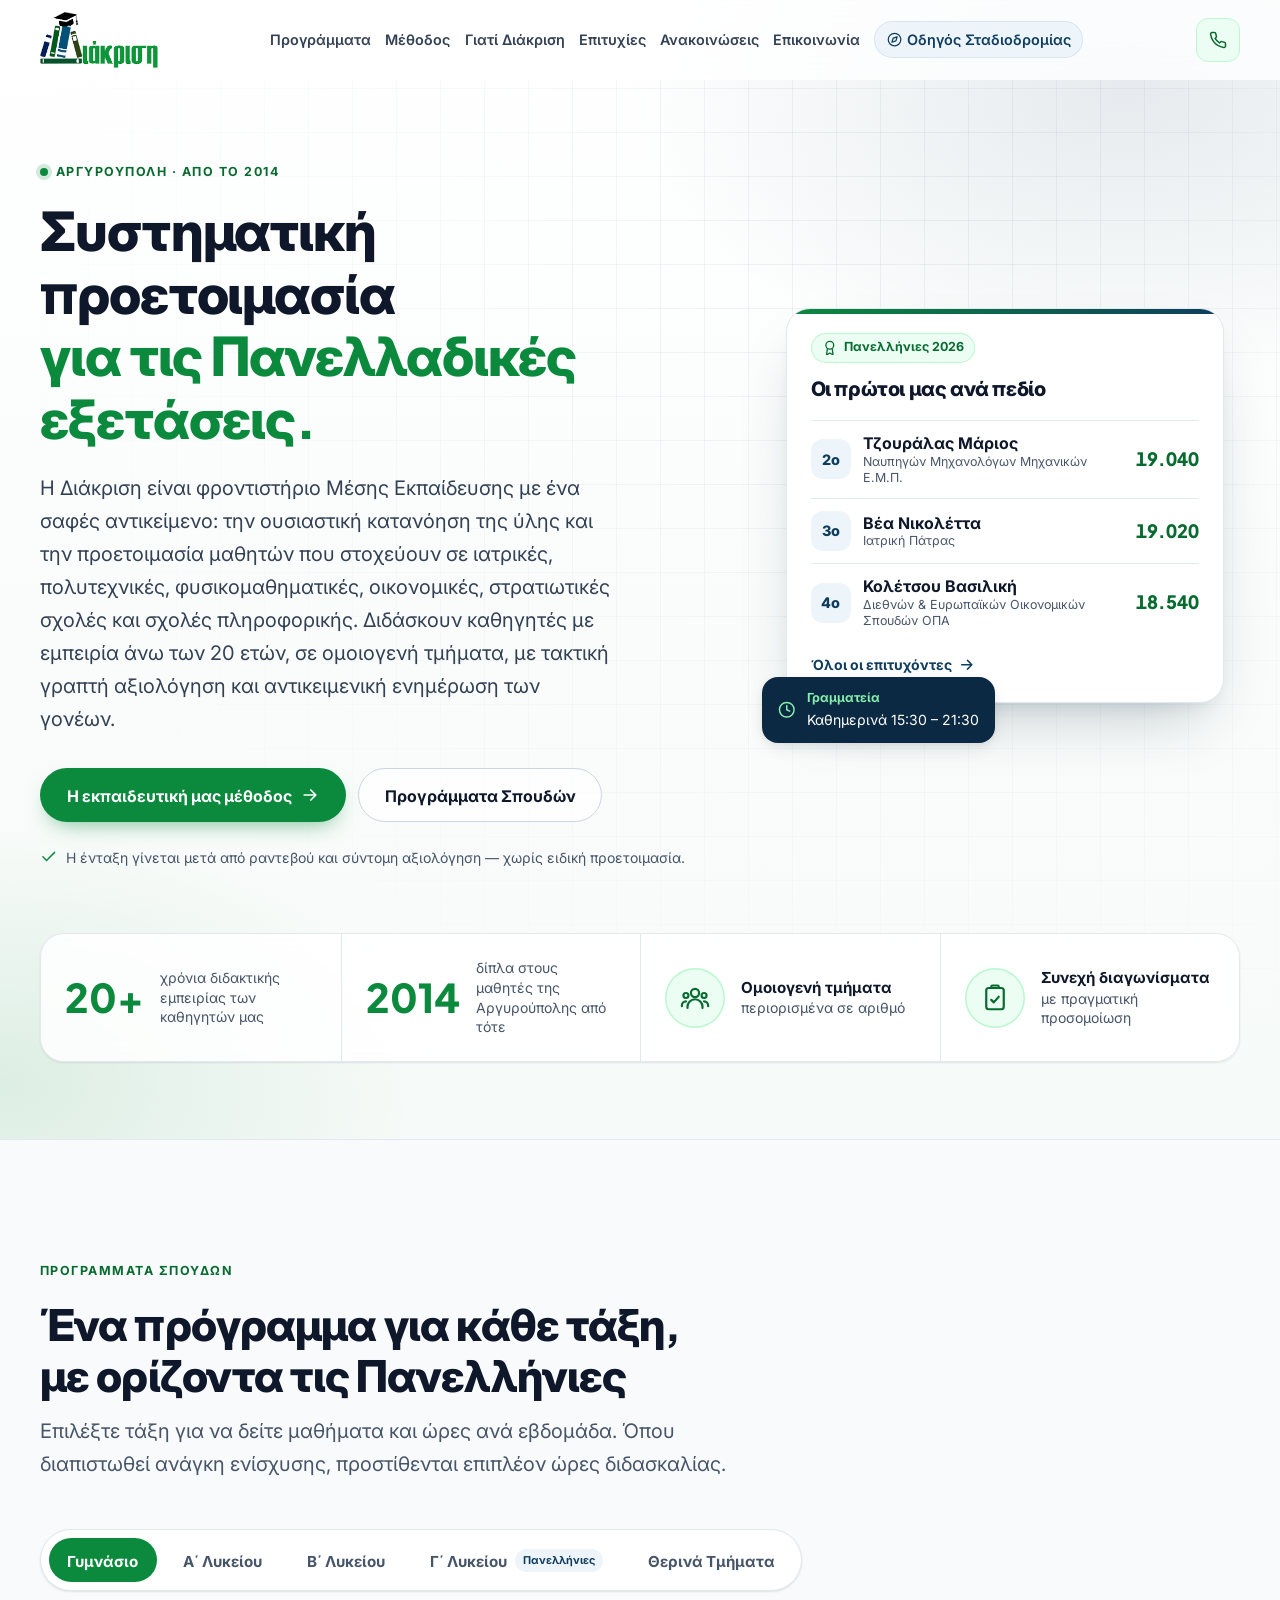
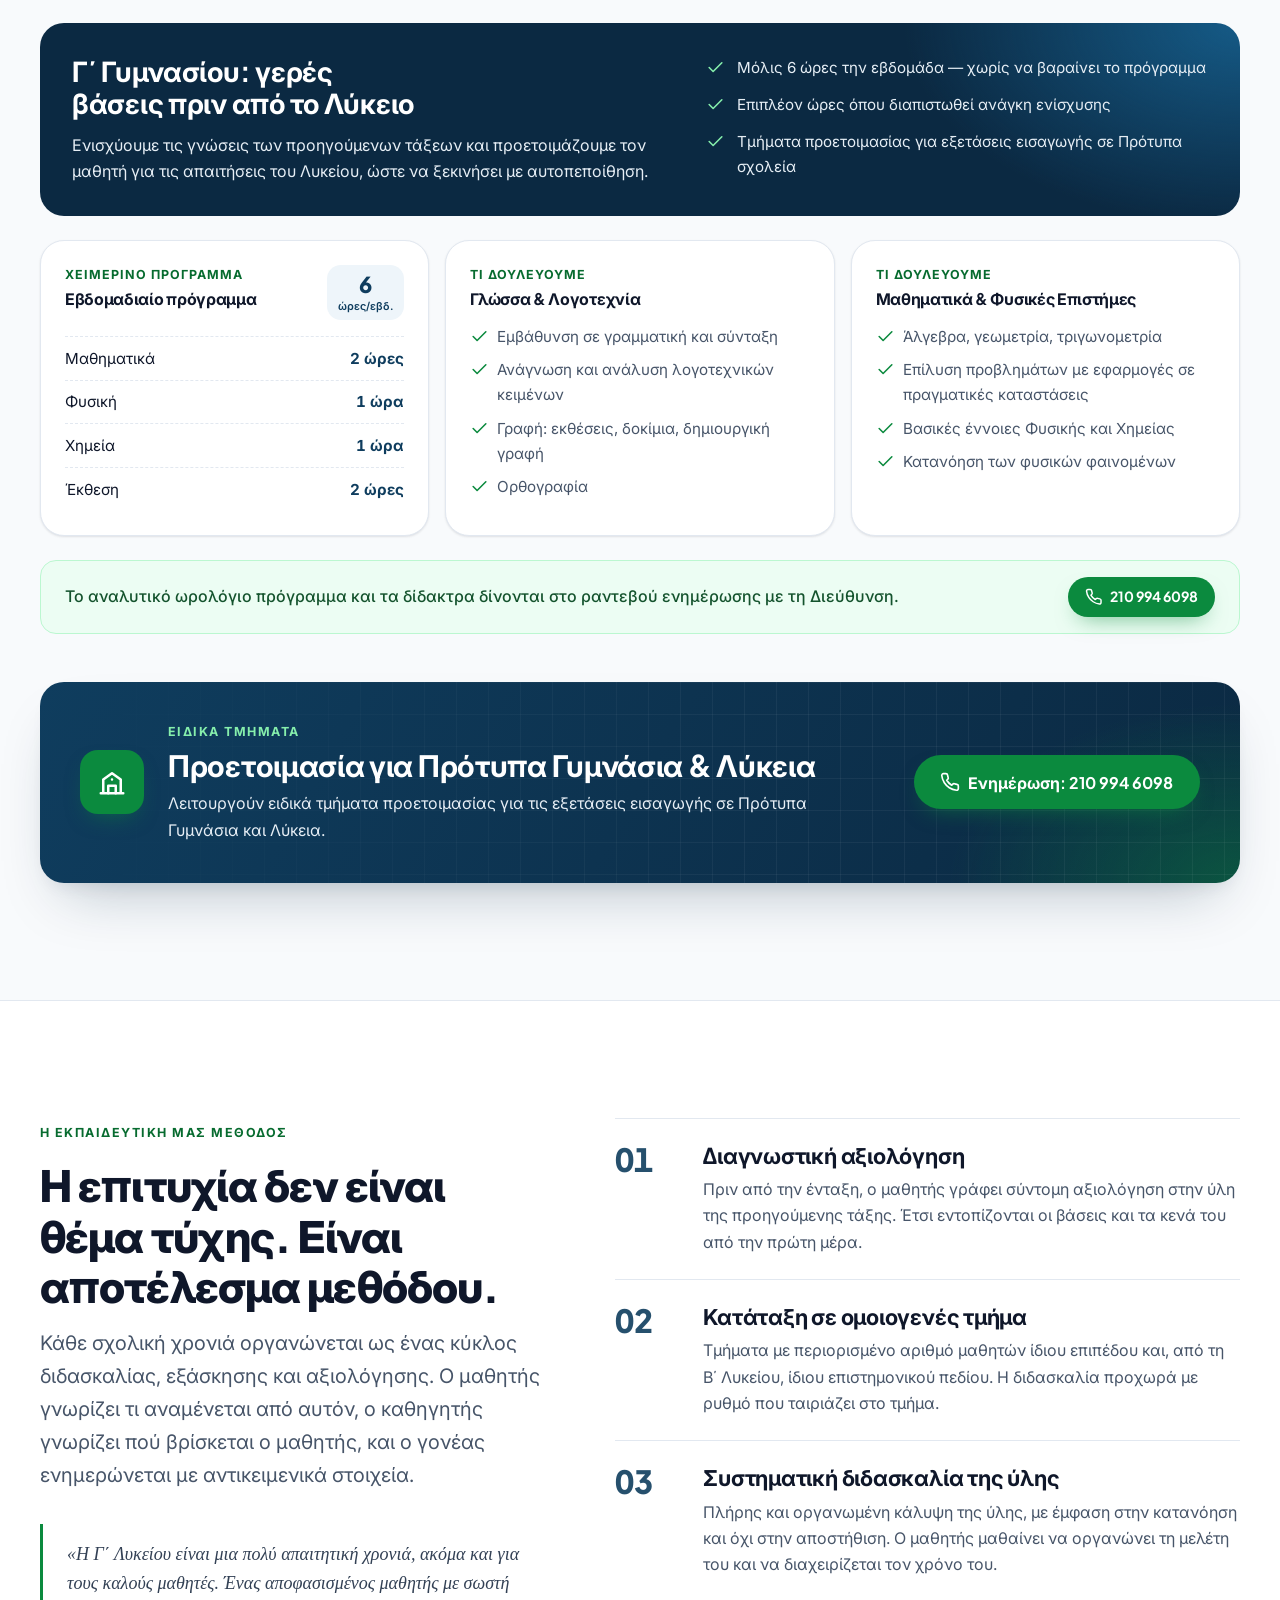
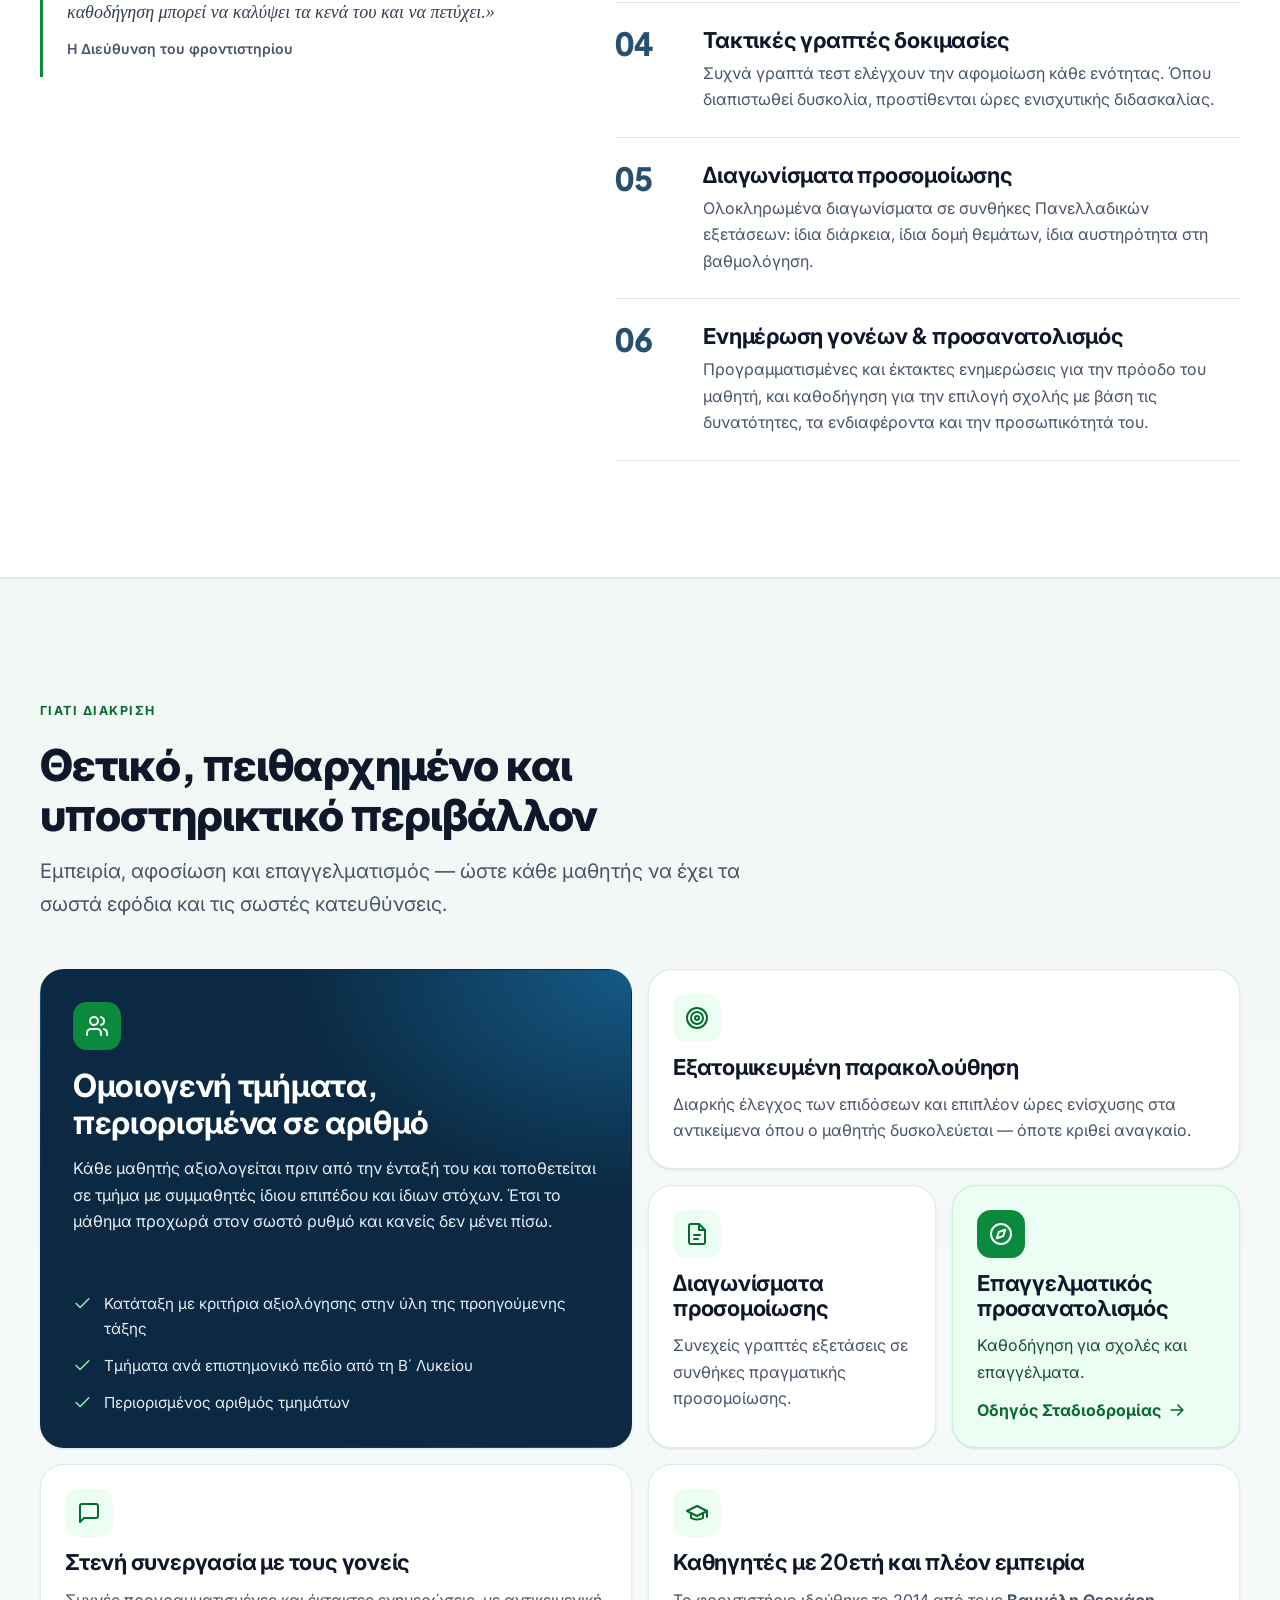
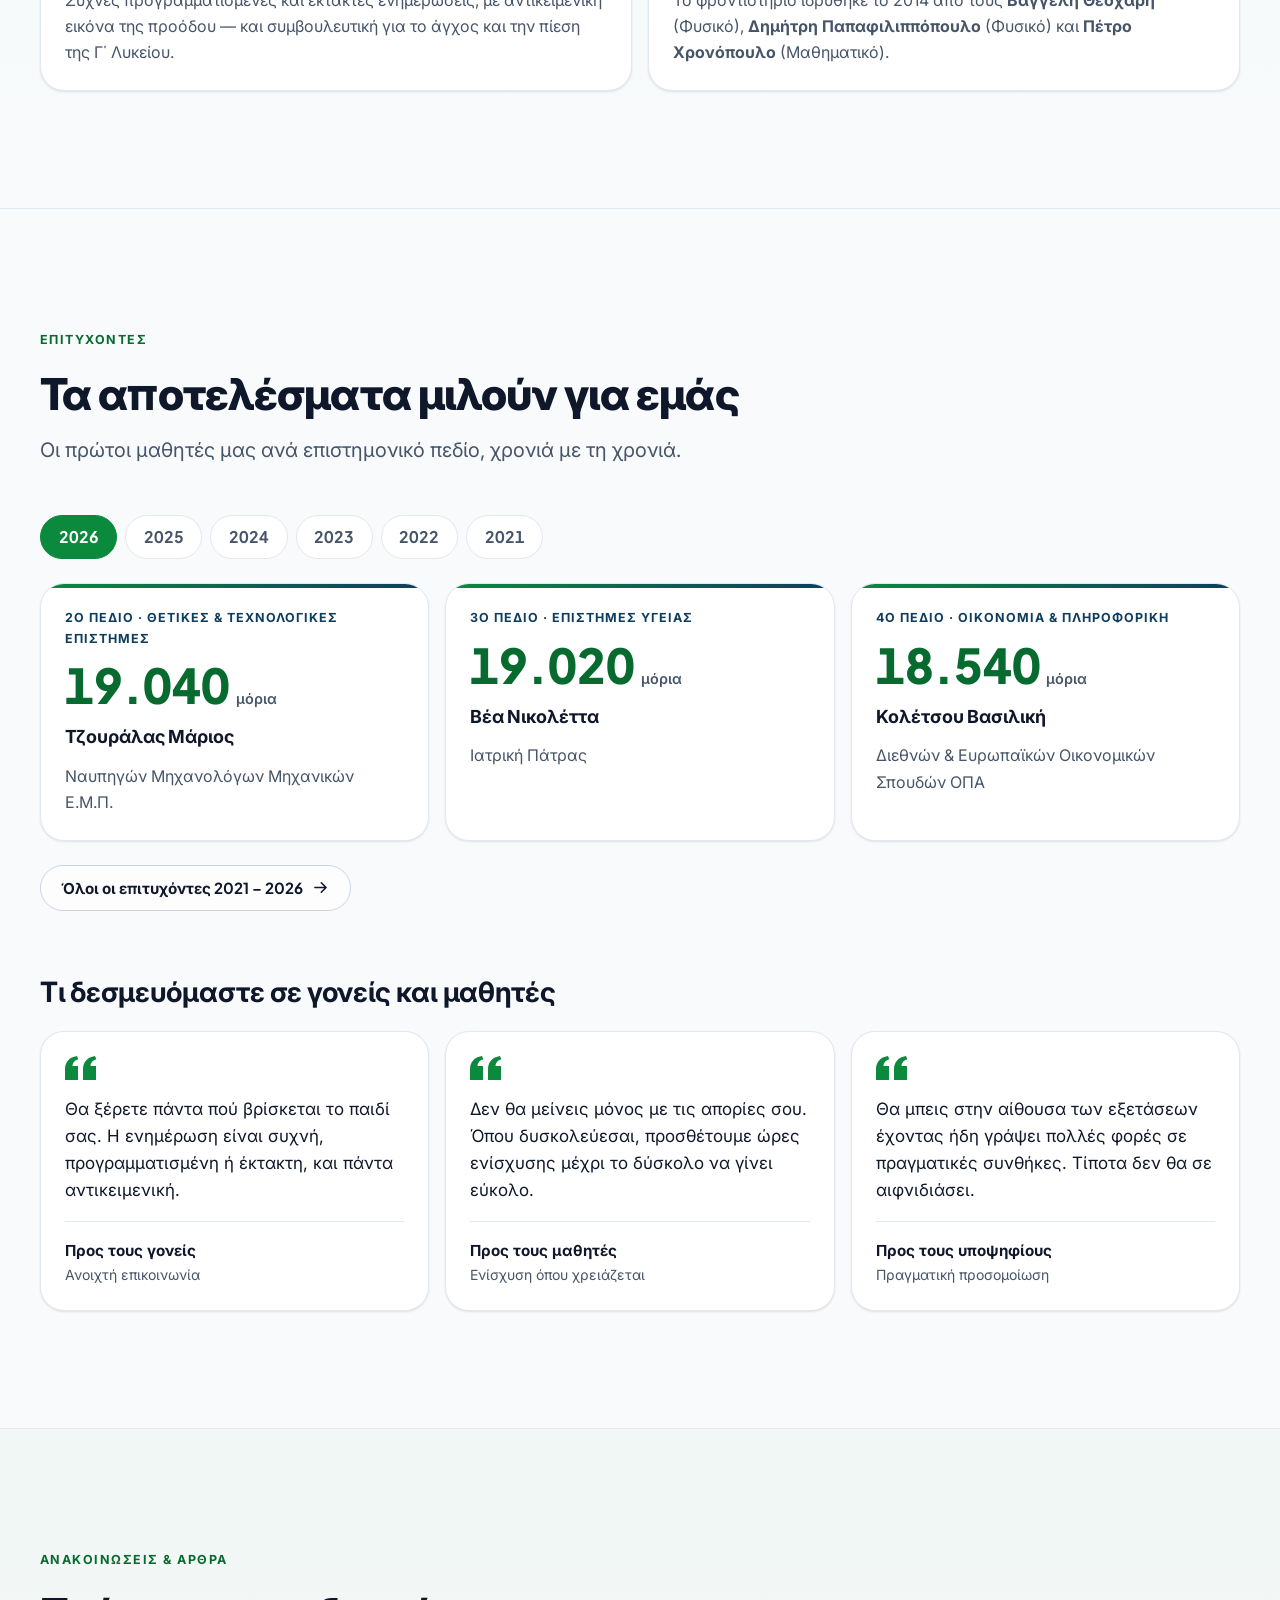
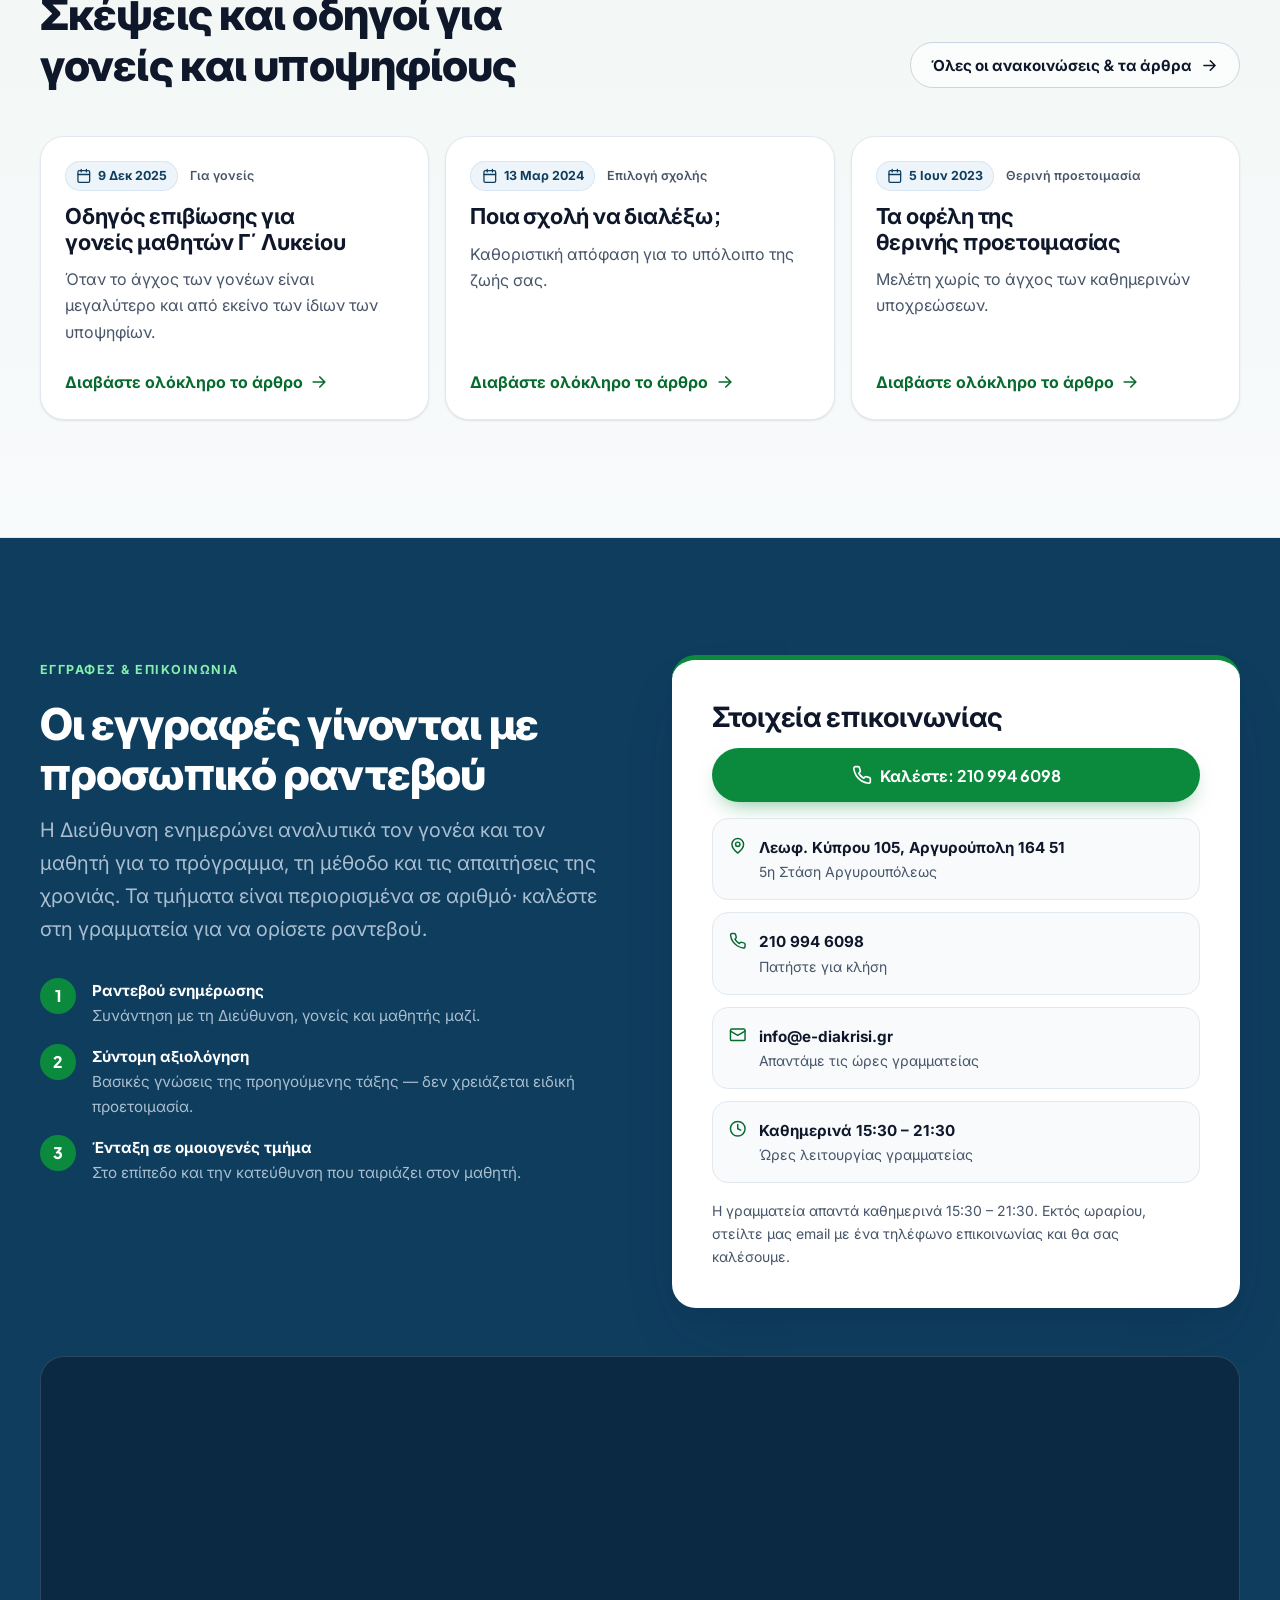
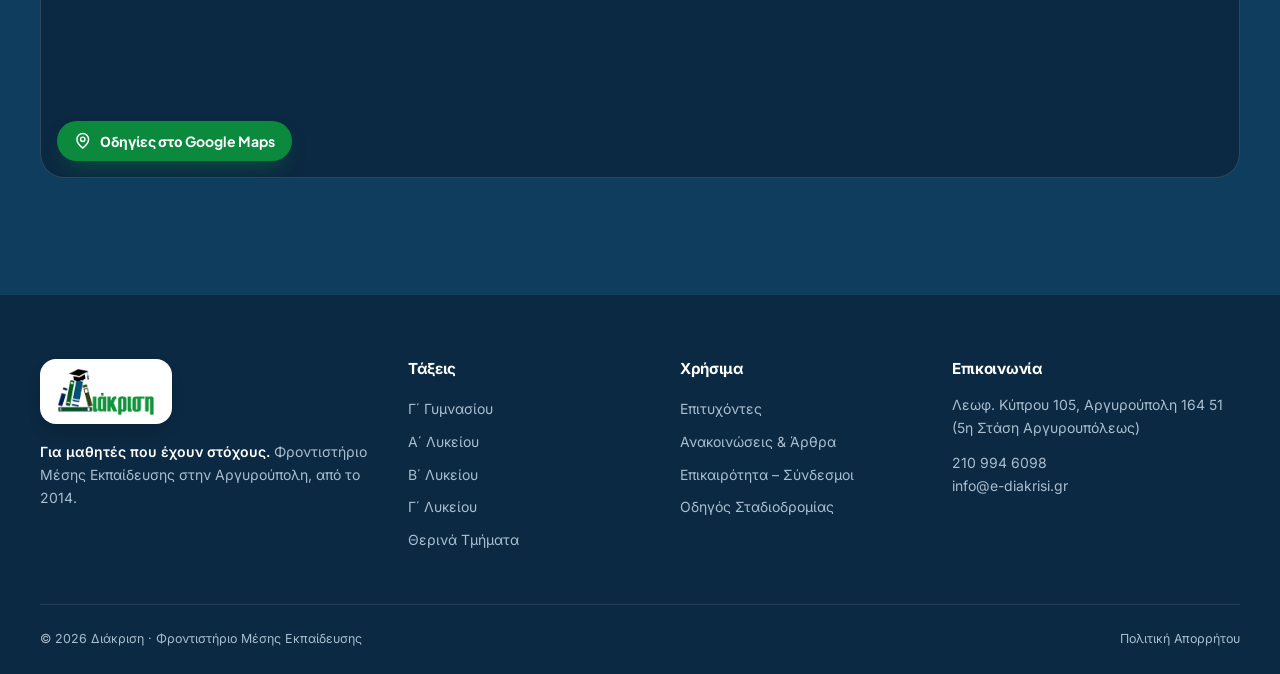
<file: index.html>
<!DOCTYPE html>
<html lang="el">
<head>
  <meta charset="UTF-8">
  <meta name="viewport" content="width=device-width, initial-scale=1">
  <title>Διάκριση · Φροντιστήριο Μέσης Εκπαίδευσης στην Αργυρούπολη</title>
  <meta name="description" content="Φροντιστήριο Διάκριση στην Αργυρούπολη: Γ΄ Γυμνασίου, Α΄, Β΄ και Γ΄ Λυκείου, θερινή προετοιμασία. Ομοιογενή τμήματα, διαγωνίσματα προσομοίωσης, συνεχής ενημέρωση γονέων. Τηλ. 210 994 6098.">
  <meta name="theme-color" content="#0B8A3E">
  <link rel="icon" type="image/png" href="images/logo.png">

  <!-- Google Fonts: η Inter καλύπτει τα ελληνικά, η Plus Jakarta Sans τα λατινικά/αριθμούς των τίτλων -->
  <link rel="preconnect" href="https://fonts.googleapis.com">
  <link rel="preconnect" href="https://fonts.gstatic.com" crossorigin>
  <link href="https://fonts.googleapis.com/css2?family=Inter:wght@400;500;600;700;800&family=Plus+Jakarta+Sans:wght@500;600;700;800&display=swap" rel="stylesheet">

  <link rel="stylesheet" href="styles.css?v=7">
</head>
<body>

<!-- =========================================================
     SVG SPRITE — όλα τα εικονίδια inline, χωρίς εξωτερικά icon fonts
     ========================================================= -->
<svg xmlns="http://www.w3.org/2000/svg" class="sprite" aria-hidden="true" focusable="false">
  <symbol id="i-phone" viewBox="0 0 24 24"><path d="M22 16.92v3a2 2 0 0 1-2.18 2 19.8 19.8 0 0 1-8.63-3.07 19.5 19.5 0 0 1-6-6A19.8 19.8 0 0 1 2.12 4.18 2 2 0 0 1 4.11 2h3a2 2 0 0 1 2 1.72c.13.96.36 1.9.7 2.81a2 2 0 0 1-.45 2.11L8.09 9.91a16 16 0 0 0 6 6l1.27-1.27a2 2 0 0 1 2.11-.45c.91.34 1.85.57 2.81.7A2 2 0 0 1 22 16.92z"/></symbol>
  <symbol id="i-menu" viewBox="0 0 24 24"><path d="M4 6h16M4 12h16M4 18h16"/></symbol>
  <symbol id="i-close" viewBox="0 0 24 24"><path d="M18 6 6 18M6 6l12 12"/></symbol>
  <symbol id="i-arrow" viewBox="0 0 24 24"><path d="M5 12h14M13 6l6 6-6 6"/></symbol>
  <symbol id="i-check" viewBox="0 0 24 24"><path d="M20 6 9 17l-5-5"/></symbol>
  <symbol id="i-users" viewBox="0 0 24 24"><path d="M16 21v-2a4 4 0 0 0-4-4H6a4 4 0 0 0-4 4v2"/><circle cx="9" cy="7" r="4"/><path d="M22 21v-2a4 4 0 0 0-3-3.87M16 3.13a4 4 0 0 1 0 7.75"/></symbol>
  <symbol id="i-target" viewBox="0 0 24 24"><circle cx="12" cy="12" r="10"/><circle cx="12" cy="12" r="6"/><circle cx="12" cy="12" r="2"/></symbol>
  <symbol id="i-chart" viewBox="0 0 24 24"><path d="M3 3v18h18"/><path d="m7 15 4-4 3 3 5-6"/></symbol>
  <symbol id="i-compass" viewBox="0 0 24 24"><circle cx="12" cy="12" r="10"/><path d="m16.24 7.76-2.12 6.36-6.36 2.12 2.12-6.36z"/></symbol>
  <symbol id="i-chat" viewBox="0 0 24 24"><path d="M21 15a2 2 0 0 1-2 2H7l-4 4V5a2 2 0 0 1 2-2h14a2 2 0 0 1 2 2z"/></symbol>
  <symbol id="i-cap" viewBox="0 0 24 24"><path d="M22 10 12 5 2 10l10 5 10-5z"/><path d="M6 12v5c3 2 9 2 12 0v-5M22 10v6"/></symbol>
  <symbol id="i-pin" viewBox="0 0 24 24"><path d="M20 10c0 6-8 12-8 12s-8-6-8-12a8 8 0 0 1 16 0z"/><circle cx="12" cy="10" r="3"/></symbol>
  <symbol id="i-clock" viewBox="0 0 24 24"><circle cx="12" cy="12" r="10"/><path d="M12 6v6l4 2"/></symbol>
  <symbol id="i-mail" viewBox="0 0 24 24"><rect x="2" y="4" width="20" height="16" rx="2"/><path d="m22 7-10 6L2 7"/></symbol>
  <symbol id="i-exam" viewBox="0 0 24 24"><path d="M14 2H6a2 2 0 0 0-2 2v16a2 2 0 0 0 2 2h12a2 2 0 0 0 2-2V8z"/><path d="M14 2v6h6M9 13h6M9 17h4"/></symbol>
  <symbol id="i-award" viewBox="0 0 24 24"><circle cx="12" cy="8" r="6"/><path d="M8.21 13.89 7 23l5-3 5 3-1.21-9.12"/></symbol>
  <symbol id="i-calendar" viewBox="0 0 24 24"><rect x="3" y="4" width="18" height="18" rx="2"/><path d="M16 2v4M8 2v4M3 10h18"/></symbol>
  <symbol id="i-external" viewBox="0 0 24 24"><path d="M15 3h6v6M10 14 21 3M18 13v6a2 2 0 0 1-2 2H5a2 2 0 0 1-2-2V8a2 2 0 0 1 2-2h6"/></symbol>
  <symbol id="i-school" viewBox="0 0 24 24"><path d="M3 21h18M5 21V10l7-5 7 5v11"/><path d="M9 21v-6h6v6M12 10h.01"/></symbol>
  <symbol id="i-news" viewBox="0 0 24 24"><path d="M4 22h14a2 2 0 0 0 2-2V4a2 2 0 0 0-2-2H8a2 2 0 0 0-2 2v16a2 2 0 0 1-2 2zm0 0a2 2 0 0 1-2-2v-9c0-1.1.9-2 2-2h2"/><path d="M18 14h-8M15 18h-5M10 6h8v4h-8z"/></symbol>
  <symbol id="i-group" viewBox="0 0 24 24"><circle cx="12" cy="8" r="3.25"/><path d="M6 20v-1a6 6 0 0 1 12 0v1"/><circle cx="4.75" cy="10" r="2"/><path d="M1.5 18.5v-.5a3.25 3.25 0 0 1 3.25-3.25"/><circle cx="19.25" cy="10" r="2"/><path d="M22.5 18.5v-.5a3.25 3.25 0 0 0-3.25-3.25"/></symbol>
  <symbol id="i-test" viewBox="0 0 24 24"><rect x="5" y="4" width="14" height="17" rx="2"/><path d="M9 4V3a1 1 0 0 1 1-1h4a1 1 0 0 1 1 1v1"/><path d="m9 13.5 2 2 4-4.5"/></symbol>
  <symbol id="i-link" viewBox="0 0 24 24"><path d="M10 13a5 5 0 0 0 7.54.54l3-3a5 5 0 0 0-7.07-7.07l-1.72 1.71"/><path d="M14 11a5 5 0 0 0-7.54-.54l-3 3a5 5 0 0 0 7.07 7.07l1.71-1.71"/></symbol>
</svg>

<a class="skip-link" href="#main">Μετάβαση στο περιεχόμενο</a>

<!-- =========================================================
     1. NAVBAR — sticky, glassmorphic
     ========================================================= -->
<header class="nav" id="nav">
  <div class="container nav__inner">
    <a class="brand" href="#top" aria-label="Διάκριση — αρχική">
      <img src="images/logo-diakrisi.png" alt="Διάκριση — Φροντιστήριο Μέσης Εκπαίδευσης" class="brand__logo" width="227" height="108">
    </a>

    <nav class="nav__links" aria-label="Κύρια πλοήγηση">
      <a href="#programmata">Προγράμματα</a>
      <a href="#methodos">Μέθοδος</a>
      <a href="#giati">Γιατί Διάκριση</a>
      <a href="epityxies.html">Επιτυχίες</a>
      <a href="anakoinoseis.html">Ανακοινώσεις</a>
      <a href="#epikoinonia">Επικοινωνία</a>
      <a class="nav__guide" href="https://odigos.stadiodromia.gr/login.php?cid=7604468E-B8A5-446B-A3AA-A02085F375F2" target="_blank" rel="noopener"><svg class="icon" aria-hidden="true"><use href="#i-compass"/></svg> Οδηγός Σταδιοδρομίας</a>
    </nav>

    <div class="nav__actions">
      <a class="phone-badge" href="tel:+302109946098">
        <svg class="icon"><use href="#i-phone"/></svg>
        <span>210 994 6098</span>
      </a>
      <button class="nav__toggle" id="navToggle" type="button" aria-label="Άνοιγμα μενού" aria-expanded="false" aria-controls="drawer">
        <svg class="icon"><use href="#i-menu"/></svg>
      </button>
    </div>
  </div>
</header>

<!-- Mobile drawer -->
<div class="drawer-overlay" id="drawerOverlay" hidden></div>
<aside class="drawer" id="drawer" aria-label="Μενού" inert>
  <div class="drawer__head">
    <img src="images/logo-diakrisi.png" alt="Διάκριση — Φροντιστήριο Μέσης Εκπαίδευσης" class="brand__logo" width="227" height="108">
    <button class="nav__toggle nav__toggle--close" id="drawerClose" type="button" aria-label="Κλείσιμο μενού">
      <svg class="icon"><use href="#i-close"/></svg>
    </button>
  </div>
  <nav class="drawer__links" aria-label="Πλοήγηση κινητού">
    <a href="#programmata">Προγράμματα</a>
    <a href="#methodos">Η μέθοδός μας</a>
    <a href="#giati">Γιατί Διάκριση</a>
    <a href="epityxies.html">Επιτυχίες</a>
    <a href="anakoinoseis.html">Ανακοινώσεις &amp; Άρθρα</a>
    <a class="drawer__guide" href="https://odigos.stadiodromia.gr/login.php?cid=7604468E-B8A5-446B-A3AA-A02085F375F2" target="_blank" rel="noopener"><svg class="icon" aria-hidden="true"><use href="#i-compass"/></svg> Οδηγός Σταδιοδρομίας</a>
    <a href="https://www.e-diakrisi.gr/syndesmoi" target="_blank" rel="noopener">Επικαιρότητα – Σύνδεσμοι <svg class="icon icon--xs" aria-hidden="true"><use href="#i-external"/></svg></a>
    <a href="#epikoinonia">Επικοινωνία</a>
  </nav>
  <div class="drawer__foot">
    <a class="btn btn--primary btn--block" href="tel:+302109946098">
      <svg class="icon"><use href="#i-phone"/></svg> Ραντεβού: 210 994 6098
    </a>
    <a class="btn btn--ghost btn--block" href="mailto:info@e-diakrisi.gr">
      <svg class="icon"><use href="#i-mail"/></svg> info@e-diakrisi.gr
    </a>
    <p class="drawer__hours">Γραμματεία: καθημερινά 15:30 – 21:30</p>
  </div>
</aside>

<main id="main">

  <!-- =========================================================
       2. HERO — split layout + trust bar
       ========================================================= -->
  <section class="hero" id="top">
    <div class="container hero__grid">
      <div class="hero__copy">
        <p class="eyebrow">
          <span class="eyebrow__dot"></span> Αργυρούπολη · από το 2014
        </p>
        <h1>Συστηματική προετοιμασία<br><span class="accent-text">για τις Πανελλαδικές εξετάσεις.</span></h1>
        <p class="hero__lead">
          Η Διάκριση είναι φροντιστήριο Μέσης Εκπαίδευσης με ένα σαφές αντικείμενο: την ουσιαστική
          κατανόηση της ύλης και την προετοιμασία μαθητών που στοχεύουν σε ιατρικές, πολυτεχνικές,
          φυσικομαθηματικές, οικονομικές, στρατιωτικές σχολές και σχολές πληροφορικής.
          Διδάσκουν καθηγητές με εμπειρία άνω των 20 ετών, σε ομοιογενή τμήματα, με τακτική
          γραπτή αξιολόγηση και αντικειμενική ενημέρωση των γονέων.
        </p>
        <div class="hero__cta">
          <a class="btn btn--primary btn--lg" href="#methodos">
            Η εκπαιδευτική μας μέθοδος <svg class="icon"><use href="#i-arrow"/></svg>
          </a>
          <a class="btn btn--outline btn--lg" href="#programmata">Προγράμματα Σπουδών</a>
        </div>
        <p class="hero__note">
          <svg class="icon"><use href="#i-check"/></svg>
          Η ένταξη γίνεται μετά από ραντεβού και σύντομη αξιολόγηση — χωρίς ειδική προετοιμασία.
        </p>
      </div>

      <!-- Οπτικό: πραγματικά αποτελέσματα 2026 από e-diakrisi.gr/epityhontes -->
      <div class="hero__visual" aria-label="Πρώτοι ανά επιστημονικό πεδίο, Πανελλήνιες 2026">
        <div class="result-board">
          <div class="result-board__head">
            <span class="chip chip--green"><svg class="icon"><use href="#i-award"/></svg> Πανελλήνιες 2026</span>
            <span class="result-board__title">Οι πρώτοι μας ανά πεδίο</span>
          </div>
          <ul class="result-board__list">
            <li>
              <span class="result-board__field">2ο</span>
              <span class="result-board__who"><strong>Τζουράλας Μάριος</strong><small>Ναυπηγών Μηχανολόγων Μηχανικών Ε.Μ.Π.</small></span>
              <span class="result-board__score">19.040</span>
            </li>
            <li>
              <span class="result-board__field">3ο</span>
              <span class="result-board__who"><strong>Βέα Νικολέττα</strong><small>Ιατρική Πάτρας</small></span>
              <span class="result-board__score">19.020</span>
            </li>
            <li>
              <span class="result-board__field">4ο</span>
              <span class="result-board__who"><strong>Κολέτσου Βασιλική</strong><small>Διεθνών &amp; Ευρωπαϊκών Οικονομικών Σπουδών ΟΠΑ</small></span>
              <span class="result-board__score">18.540</span>
            </li>
          </ul>
          <a class="result-board__link" href="epityxies.html">Όλοι οι επιτυχόντες <svg class="icon"><use href="#i-arrow"/></svg></a>
        </div>
        <div class="float-card float-card--a">
          <svg class="icon"><use href="#i-clock"/></svg>
          <span><strong>Γραμματεία</strong>Καθημερινά 15:30 – 21:30</span>
        </div>
      </div>
    </div>

    <!-- Trust bar -->
    <div class="container">
      <ul class="trust">
        <li>
          <span class="trust__num">20+</span>
          <span class="trust__label">χρόνια διδακτικής εμπειρίας των καθηγητών μας</span>
        </li>
        <li>
          <span class="trust__num">2014</span>
          <span class="trust__label">δίπλα στους μαθητές της Αργυρούπολης από τότε</span>
        </li>
        <li>
          <span class="trust__icon"><svg class="icon" aria-hidden="true"><use href="#i-group"/></svg></span>
          <span class="trust__label"><strong>Ομοιογενή τμήματα</strong>περιορισμένα σε αριθμό</span>
        </li>
        <li>
          <span class="trust__icon"><svg class="icon" aria-hidden="true"><use href="#i-test"/></svg></span>
          <span class="trust__label"><strong>Συνεχή διαγωνίσματα</strong>με πραγματική προσομοίωση</span>
        </li>
      </ul>
    </div>
  </section>

  <!-- =========================================================
       3. ΠΡΟΓΡΑΜΜΑΤΑ — tabs (το περιεχόμενο γεμίζει από script.js)
       ========================================================= -->
  <section class="section" id="programmata">
    <div class="container">
      <header class="section__head reveal">
        <p class="eyebrow">Προγράμματα Σπουδών</p>
        <h2>Ένα πρόγραμμα για κάθε τάξη, με ορίζοντα τις Πανελλήνιες</h2>
        <p>Επιλέξτε τάξη για να δείτε μαθήματα και ώρες ανά εβδομάδα. Όπου διαπιστωθεί ανάγκη ενίσχυσης, προστίθενται επιπλέον ώρες διδασκαλίας.</p>
      </header>

      <div class="tabs reveal">
        <div class="tabs__list" role="tablist" aria-label="Τάξεις" id="tabList">
          <button class="tabs__tab is-active" role="tab" id="tab-gymnasio" aria-controls="tabPanel" aria-selected="true" data-tab="gymnasio">Γυμνάσιο</button>
          <button class="tabs__tab" role="tab" id="tab-a" aria-controls="tabPanel" aria-selected="false" tabindex="-1" data-tab="a">Α΄ Λυκείου</button>
          <button class="tabs__tab" role="tab" id="tab-b" aria-controls="tabPanel" aria-selected="false" tabindex="-1" data-tab="b">Β΄ Λυκείου</button>
          <button class="tabs__tab" role="tab" id="tab-g" aria-controls="tabPanel" aria-selected="false" tabindex="-1" data-tab="g">Γ΄ Λυκείου <span class="tabs__hint">Πανελλήνιες</span></button>
          <button class="tabs__tab" role="tab" id="tab-therina" aria-controls="tabPanel" aria-selected="false" tabindex="-1" data-tab="therina">Θερινά Τμήματα</button>
        </div>

        <div class="tabs__panel" role="tabpanel" id="tabPanel" aria-labelledby="tab-gymnasio" tabindex="0">
          <noscript><p>Ενεργοποιήστε τη JavaScript για να δείτε τα προγράμματα ή καλέστε μας στο 210 994 6098.</p></noscript>
        </div>
      </div>

      <!-- Banner: Πρότυπα σχολεία -->
      <aside class="promo reveal" aria-labelledby="promo-title">
        <span class="promo__icon" aria-hidden="true"><svg class="icon"><use href="#i-school"/></svg></span>
        <div class="promo__copy">
          <p class="promo__eyebrow">Ειδικά τμήματα</p>
          <h3 id="promo-title">Προετοιμασία για Πρότυπα Γυμνάσια &amp; Λύκεια</h3>
          <p>Λειτουργούν ειδικά τμήματα προετοιμασίας για τις εξετάσεις εισαγωγής σε Πρότυπα Γυμνάσια και Λύκεια.</p>
        </div>
        <a class="btn btn--primary btn--lg promo__cta" href="tel:+302109946098">
          <svg class="icon"><use href="#i-phone"/></svg> Ενημέρωση: 210 994 6098
        </a>
      </aside>
    </div>
  </section>

  <!-- =========================================================
       ΕΚΠΑΙΔΕΥΤΙΚΗ ΜΕΘΟΔΟΣ — ο ετήσιος κύκλος διδασκαλίας & αξιολόγησης
       ========================================================= -->
  <section class="section section--paper" id="methodos">
    <div class="container">
      <div class="method">
        <header class="method__head reveal">
          <p class="eyebrow">Η εκπαιδευτική μας μέθοδος</p>
          <h2>Η επιτυχία δεν είναι θέμα τύχης. Είναι αποτέλεσμα μεθόδου.</h2>
          <p>Κάθε σχολική χρονιά οργανώνεται ως ένας κύκλος διδασκαλίας, εξάσκησης και αξιολόγησης.
            Ο μαθητής γνωρίζει τι αναμένεται από αυτόν, ο καθηγητής γνωρίζει πού βρίσκεται ο μαθητής,
            και ο γονέας ενημερώνεται με αντικειμενικά στοιχεία.</p>
          <blockquote class="method__quote">
            «Η Γ΄ Λυκείου είναι μια πολύ απαιτητική χρονιά, ακόμα και για τους καλούς μαθητές.
            Ένας αποφασισμένος μαθητής με σωστή καθοδήγηση μπορεί να καλύψει τα κενά του και να πετύχει.»
            <cite>Η Διεύθυνση του φροντιστηρίου</cite>
          </blockquote>
        </header>

        <ol class="method__steps">
          <li class="reveal">
            <span class="method__num">01</span>
            <div>
              <h3>Διαγνωστική αξιολόγηση</h3>
              <p>Πριν από την ένταξη, ο μαθητής γράφει σύντομη αξιολόγηση στην ύλη της προηγούμενης τάξης.
                Έτσι εντοπίζονται οι βάσεις και τα κενά του από την πρώτη μέρα.</p>
            </div>
          </li>
          <li class="reveal">
            <span class="method__num">02</span>
            <div>
              <h3>Κατάταξη σε ομοιογενές τμήμα</h3>
              <p>Τμήματα με περιορισμένο αριθμό μαθητών ίδιου επιπέδου και, από τη Β΄ Λυκείου,
                ίδιου επιστημονικού πεδίου. Η διδασκαλία προχωρά με ρυθμό που ταιριάζει στο τμήμα.</p>
            </div>
          </li>
          <li class="reveal">
            <span class="method__num">03</span>
            <div>
              <h3>Συστηματική διδασκαλία της ύλης</h3>
              <p>Πλήρης και οργανωμένη κάλυψη της ύλης, με έμφαση στην κατανόηση και όχι στην
                αποστήθιση. Ο μαθητής μαθαίνει να οργανώνει τη μελέτη του και να διαχειρίζεται τον χρόνο του.</p>
            </div>
          </li>
          <li class="reveal">
            <span class="method__num">04</span>
            <div>
              <h3>Τακτικές γραπτές δοκιμασίες</h3>
              <p>Συχνά γραπτά τεστ ελέγχουν την αφομοίωση κάθε ενότητας. Όπου διαπιστωθεί δυσκολία,
                προστίθενται ώρες ενισχυτικής διδασκαλίας.</p>
            </div>
          </li>
          <li class="reveal">
            <span class="method__num">05</span>
            <div>
              <h3>Διαγωνίσματα προσομοίωσης</h3>
              <p>Ολοκληρωμένα διαγωνίσματα σε συνθήκες Πανελλαδικών εξετάσεων: ίδια διάρκεια, ίδια
                δομή θεμάτων, ίδια αυστηρότητα στη βαθμολόγηση.</p>
            </div>
          </li>
          <li class="reveal">
            <span class="method__num">06</span>
            <div>
              <h3>Ενημέρωση γονέων &amp; προσανατολισμός</h3>
              <p>Προγραμματισμένες και έκτακτες ενημερώσεις για την πρόοδο του μαθητή, και καθοδήγηση
                για την επιλογή σχολής με βάση τις δυνατότητες, τα ενδιαφέροντα και την προσωπικότητά του.</p>
            </div>
          </li>
        </ol>
      </div>
    </div>
  </section>

  <!-- =========================================================
       4. ΓΙΑΤΙ ΔΙΑΚΡΙΣΗ — bento grid
       ========================================================= -->
  <section class="section section--tint" id="giati">
    <div class="container">
      <header class="section__head reveal">
        <p class="eyebrow">Γιατί Διάκριση</p>
        <h2>Θετικό, πειθαρχημένο και υποστηρικτικό περιβάλλον</h2>
        <p>Εμπειρία, αφοσίωση και επαγγελματισμός — ώστε κάθε μαθητής να έχει τα σωστά εφόδια και τις σωστές κατευθύνσεις.</p>
      </header>

      <div class="bento">
        <article class="bento__tile bento__tile--hero reveal">
          <span class="bento__icon"><svg class="icon"><use href="#i-users"/></svg></span>
          <h3>Ομοιογενή τμήματα, περιορισμένα σε αριθμό</h3>
          <p>Κάθε μαθητής αξιολογείται πριν από την ένταξή του και τοποθετείται σε τμήμα με συμμαθητές ίδιου επιπέδου και ίδιων στόχων. Έτσι το μάθημα προχωρά στον σωστό ρυθμό και κανείς δεν μένει πίσω.</p>
          <ul class="ticks">
            <li><svg class="icon"><use href="#i-check"/></svg> Κατάταξη με κριτήρια αξιολόγησης στην ύλη της προηγούμενης τάξης</li>
            <li><svg class="icon"><use href="#i-check"/></svg> Τμήματα ανά επιστημονικό πεδίο από τη Β΄ Λυκείου</li>
            <li><svg class="icon"><use href="#i-check"/></svg> Περιορισμένος αριθμός τμημάτων</li>
          </ul>
        </article>

        <article class="bento__tile bento__tile--wide reveal">
          <span class="bento__icon"><svg class="icon"><use href="#i-target"/></svg></span>
          <h3>Εξατομικευμένη παρακολούθηση</h3>
          <p>Διαρκής έλεγχος των επιδόσεων και επιπλέον ώρες ενίσχυσης στα αντικείμενα όπου ο μαθητής δυσκολεύεται — όποτε κριθεί αναγκαίο.</p>
        </article>

        <article class="bento__tile reveal">
          <span class="bento__icon"><svg class="icon"><use href="#i-exam"/></svg></span>
          <h3>Διαγωνίσματα προσομοίωσης</h3>
          <p>Συνεχείς γραπτές εξετάσεις σε συνθήκες πραγματικής προσομοίωσης.</p>
        </article>

        <article class="bento__tile bento__tile--green reveal">
          <span class="bento__icon"><svg class="icon"><use href="#i-compass"/></svg></span>
          <h3>Επαγγελματικός προσανατολισμός</h3>
          <p>Καθοδήγηση για σχολές και επαγγέλματα.</p>
          <a class="link-arrow" href="https://odigos.stadiodromia.gr/login.php?cid=7604468E-B8A5-446B-A3AA-A02085F375F2" target="_blank" rel="noopener">Οδηγός Σταδιοδρομίας <svg class="icon"><use href="#i-arrow"/></svg></a>
        </article>

        <article class="bento__tile bento__tile--wide reveal">
          <span class="bento__icon"><svg class="icon"><use href="#i-chat"/></svg></span>
          <h3>Στενή συνεργασία με τους γονείς</h3>
          <p>Συχνές προγραμματισμένες και έκτακτες ενημερώσεις, με αντικειμενική εικόνα της προόδου — και συμβουλευτική για το άγχος και την πίεση της Γ΄ Λυκείου.</p>
        </article>

        <article class="bento__tile bento__tile--wide reveal">
          <span class="bento__icon"><svg class="icon"><use href="#i-cap"/></svg></span>
          <h3>Καθηγητές με 20ετή και πλέον εμπειρία</h3>
          <p>Το φροντιστήριο ιδρύθηκε το 2014 από τους <strong>Βαγγέλη Θεοχάρη</strong> (Φυσικό), <strong>Δημήτρη Παπαφιλιππόπουλο</strong> (Φυσικό) και <strong>Πέτρο Χρονόπουλο</strong> (Μαθηματικό).</p>
        </article>
      </div>
    </div>
  </section>

  <!-- =========================================================
       5. ΕΠΙΤΥΧΙΕΣ + ΔΕΣΜΕΥΣΕΙΣ
       ========================================================= -->
  <section class="section" id="epityxies">
    <div class="container">
      <header class="section__head reveal">
        <p class="eyebrow">Επιτυχόντες</p>
        <h2>Τα αποτελέσματα μιλούν για εμάς</h2>
        <p>Οι πρώτοι μαθητές μας ανά επιστημονικό πεδίο, χρονιά με τη χρονιά.</p>
      </header>

      <div class="years reveal" role="group" aria-label="Επιλογή χρονιάς" id="yearList"></div>
      <div class="results" id="resultGrid" aria-live="polite"></div>

      <p class="results__more reveal">
        <a class="btn btn--outline" href="epityxies.html">
          Όλοι οι επιτυχόντες 2021 – 2026 <svg class="icon"><use href="#i-arrow"/></svg>
        </a>
      </p>

      <!-- ΚΡΙΤΙΚΕΣ: το e-diakrisi.gr δεν δημοσιεύει μαρτυρίες γονέων/μαθητών, οπότε εδώ
           μπαίνουν οι δεσμεύσεις του φροντιστηρίου. Για πραγματικές κριτικές, αντικαταστήστε
           κάθε .pledge με το κείμενο και το όνομα του γονέα/μαθητή (ίδια δομή κάρτας). -->
      <h3 class="subhead reveal">Τι δεσμευόμαστε σε γονείς και μαθητές</h3>
      <div class="pledges">
        <figure class="pledge reveal">
          <svg class="pledge__mark" viewBox="0 0 32 24" aria-hidden="true"><path d="M0 24V13.6C0 5.9 4.3 1.3 12 0l1.3 3.3C9.6 4.4 7.7 6.8 7.4 10H13v14H0zm18 0V13.6C18 5.9 22.3 1.3 30 0l1.3 3.3c-3.7 1.1-5.6 3.5-5.9 6.7H31v14H18z"/></svg>
          <blockquote>Θα ξέρετε πάντα πού βρίσκεται το παιδί σας. Η ενημέρωση είναι συχνή, προγραμματισμένη ή έκτακτη, και πάντα αντικειμενική.</blockquote>
          <figcaption><strong>Προς τους γονείς</strong>Ανοιχτή επικοινωνία</figcaption>
        </figure>
        <figure class="pledge reveal">
          <svg class="pledge__mark" viewBox="0 0 32 24" aria-hidden="true"><path d="M0 24V13.6C0 5.9 4.3 1.3 12 0l1.3 3.3C9.6 4.4 7.7 6.8 7.4 10H13v14H0zm18 0V13.6C18 5.9 22.3 1.3 30 0l1.3 3.3c-3.7 1.1-5.6 3.5-5.9 6.7H31v14H18z"/></svg>
          <blockquote>Δεν θα μείνεις μόνος με τις απορίες σου. Όπου δυσκολεύεσαι, προσθέτουμε ώρες ενίσχυσης μέχρι το δύσκολο να γίνει εύκολο.</blockquote>
          <figcaption><strong>Προς τους μαθητές</strong>Ενίσχυση όπου χρειάζεται</figcaption>
        </figure>
        <figure class="pledge reveal">
          <svg class="pledge__mark" viewBox="0 0 32 24" aria-hidden="true"><path d="M0 24V13.6C0 5.9 4.3 1.3 12 0l1.3 3.3C9.6 4.4 7.7 6.8 7.4 10H13v14H0zm18 0V13.6C18 5.9 22.3 1.3 30 0l1.3 3.3c-3.7 1.1-5.6 3.5-5.9 6.7H31v14H18z"/></svg>
          <blockquote>Θα μπεις στην αίθουσα των εξετάσεων έχοντας ήδη γράψει πολλές φορές σε πραγματικές συνθήκες. Τίποτα δεν θα σε αιφνιδιάσει.</blockquote>
          <figcaption><strong>Προς τους υποψηφίους</strong>Πραγματική προσομοίωση</figcaption>
        </figure>
      </div>
    </div>
  </section>

  <!-- =========================================================
       ΑΝΑΚΟΙΝΩΣΕΙΣ & ΑΡΘΡΑ — από e-diakrisi.gr/anakoinoseis
       ========================================================= -->
  <section class="section section--tint" id="anakoinoseis">
    <div class="container">
      <header class="section__head section__head--row reveal">
        <div>
          <p class="eyebrow">Ανακοινώσεις &amp; Άρθρα</p>
          <h2>Σκέψεις και οδηγοί για γονείς και υποψηφίους</h2>
        </div>
        <a class="btn btn--outline" href="anakoinoseis.html">
          Όλες οι ανακοινώσεις &amp; τα άρθρα <svg class="icon"><use href="#i-arrow"/></svg>
        </a>
      </header>

      <!-- Οι κάρτες γεμίζουν από το articles.js (οι 3 πιο πρόσφατες) -->
      <div class="posts" id="latestPosts">
        <noscript><p><a href="anakoinoseis.html">Δείτε όλες τις ανακοινώσεις και τα άρθρα</a></p></noscript>
      </div>
    </div>
  </section>

  <!-- =========================================================
       6. ΕΠΙΚΟΙΝΩΝΙΑ — εγγραφές μόνο με προσωπικό ραντεβού (χωρίς online φόρμα)
       ========================================================= -->
  <section class="section section--dark" id="epikoinonia">
    <div class="container contact">
      <div class="contact__info reveal">
        <p class="eyebrow eyebrow--light">Εγγραφές &amp; Επικοινωνία</p>
        <h2>Οι εγγραφές γίνονται με προσωπικό ραντεβού</h2>
        <p class="contact__lead">Η Διεύθυνση ενημερώνει αναλυτικά τον γονέα και τον μαθητή για το πρόγραμμα, τη μέθοδο και τις απαιτήσεις της χρονιάς. Τα τμήματα είναι περιορισμένα σε αριθμό· καλέστε στη γραμματεία για να ορίσετε ραντεβού.</p>

        <ol class="steps">
          <li><span>1</span><div><strong>Ραντεβού ενημέρωσης</strong>Συνάντηση με τη Διεύθυνση, γονείς και μαθητής μαζί.</div></li>
          <li><span>2</span><div><strong>Σύντομη αξιολόγηση</strong>Βασικές γνώσεις της προηγούμενης τάξης — δεν χρειάζεται ειδική προετοιμασία.</div></li>
          <li><span>3</span><div><strong>Ένταξη σε ομοιογενές τμήμα</strong>Στο επίπεδο και την κατεύθυνση που ταιριάζει στον μαθητή.</div></li>
        </ol>
      </div>

      <div class="contact__card reveal">
        <h3>Στοιχεία επικοινωνίας</h3>
        <a class="btn btn--primary btn--lg btn--block" href="tel:+302109946098">
          <svg class="icon"><use href="#i-phone"/></svg> Καλέστε: 210 994 6098
        </a>
        <address class="contact__details">
          <a href="https://maps.app.goo.gl/updVkxyFe89AQV2y7" target="_blank" rel="noopener">
            <svg class="icon"><use href="#i-pin"/></svg>
            <span><strong>Λεωφ. Κύπρου 105, Αργυρούπολη 164 51</strong>5η Στάση Αργυρουπόλεως</span>
          </a>
          <a href="tel:+302109946098">
            <svg class="icon"><use href="#i-phone"/></svg>
            <span><strong>210 994 6098</strong>Πατήστε για κλήση</span>
          </a>
          <a href="mailto:info@e-diakrisi.gr">
            <svg class="icon"><use href="#i-mail"/></svg>
            <span><strong>info@e-diakrisi.gr</strong>Απαντάμε τις ώρες γραμματείας</span>
          </a>
          <div>
            <svg class="icon"><use href="#i-clock"/></svg>
            <span><strong>Καθημερινά 15:30 – 21:30</strong>Ώρες λειτουργίας γραμματείας</span>
          </div>
        </address>
        <p class="contact__note">Η γραμματεία απαντά καθημερινά 15:30 – 21:30. Εκτός ωραρίου, στείλτε μας email με ένα τηλέφωνο επικοινωνίας και θα σας καλέσουμε.</p>
      </div>
    </div>

    <!-- Χάρτης -->
    <div class="container">
      <div class="map reveal">
        <iframe
          title="Χάρτης: Φροντιστήριο Διάκριση, Λεωφ. Κύπρου 105, Αργυρούπολη"
          src="https://www.google.com/maps?q=%CE%9B%CE%B5%CF%89%CF%86.+%CE%9A%CF%8D%CF%80%CF%81%CE%BF%CF%85+105%2C+%CE%91%CF%81%CE%B3%CF%85%CF%81%CE%BF%CF%8D%CF%80%CE%BF%CE%BB%CE%B7+164+51&hl=el&z=16&output=embed"
          loading="lazy" referrerpolicy="no-referrer-when-downgrade" allowfullscreen></iframe>
        <a class="map__cta btn btn--primary btn--sm" href="https://maps.app.goo.gl/updVkxyFe89AQV2y7" target="_blank" rel="noopener">
          <svg class="icon"><use href="#i-pin"/></svg> Οδηγίες στο Google Maps
        </a>
      </div>
    </div>
  </section>
</main>

<!-- =========================================================
     FOOTER
     ========================================================= -->
<footer class="footer">
  <div class="container footer__grid">
    <div>
      <a class="footer__logo" href="#top" aria-label="Διάκριση — αρχική">
        <img src="images/logo-diakrisi.png" alt="Διάκριση — Φροντιστήριο Μέσης Εκπαίδευσης" class="brand__logo" width="227" height="108" loading="lazy">
      </a>
      <p class="footer__about"><strong>Για μαθητές που έχουν στόχους.</strong> Φροντιστήριο Μέσης Εκπαίδευσης στην Αργυρούπολη, από το 2014.</p>
    </div>
    <nav aria-label="Τάξεις">
      <h4>Τάξεις</h4>
      <a href="#programmata" data-open-tab="gymnasio">Γ΄ Γυμνασίου</a>
      <a href="#programmata" data-open-tab="a">Α΄ Λυκείου</a>
      <a href="#programmata" data-open-tab="b">Β΄ Λυκείου</a>
      <a href="#programmata" data-open-tab="g">Γ΄ Λυκείου</a>
      <a href="#programmata" data-open-tab="therina">Θερινά Τμήματα</a>
    </nav>
    <nav aria-label="Χρήσιμα">
      <h4>Χρήσιμα</h4>
      <a href="epityxies.html">Επιτυχόντες</a>
      <a href="anakoinoseis.html">Ανακοινώσεις &amp; Άρθρα</a>
      <a href="https://www.e-diakrisi.gr/syndesmoi" target="_blank" rel="noopener">Επικαιρότητα – Σύνδεσμοι</a>
      <a href="https://odigos.stadiodromia.gr/login.php?cid=7604468E-B8A5-446B-A3AA-A02085F375F2" target="_blank" rel="noopener">Οδηγός Σταδιοδρομίας</a>
    </nav>
    <div>
      <h4>Επικοινωνία</h4>
      <p>Λεωφ. Κύπρου 105, Αργυρούπολη 164 51<br>(5η Στάση Αργυρουπόλεως)</p>
      <p><a href="tel:+302109946098">210 994 6098</a><br><a href="mailto:info@e-diakrisi.gr">info@e-diakrisi.gr</a></p>
    </div>
  </div>
  <div class="container footer__bottom">
    <span>© <span id="year">2026</span> Διάκριση · Φροντιστήριο Μέσης Εκπαίδευσης</span>
    <a href="https://www.e-diakrisi.gr/privacy-policy" target="_blank" rel="noopener">Πολιτική Απορρήτου</a>
  </div>
</footer>

<!-- =========================================================
     7. MOBILE BOTTOM ACTION BAR (≤ 768px)
     ========================================================= -->
<div class="action-bar" role="navigation" aria-label="Γρήγορες ενέργειες">
  <a class="action-bar__btn action-bar__btn--call" href="tel:+302109946098">
    <svg class="icon"><use href="#i-phone"/></svg> Κλήση
  </a>
  <a class="action-bar__btn action-bar__btn--lead" href="#epikoinonia">
    <svg class="icon"><use href="#i-pin"/></svg> Επικοινωνία
  </a>
</div>

<script src="results.js?v=7"></script>
<script src="articles.js?v=7"></script>
<script src="script.js?v=7"></script>
</body>
</html>
</file>
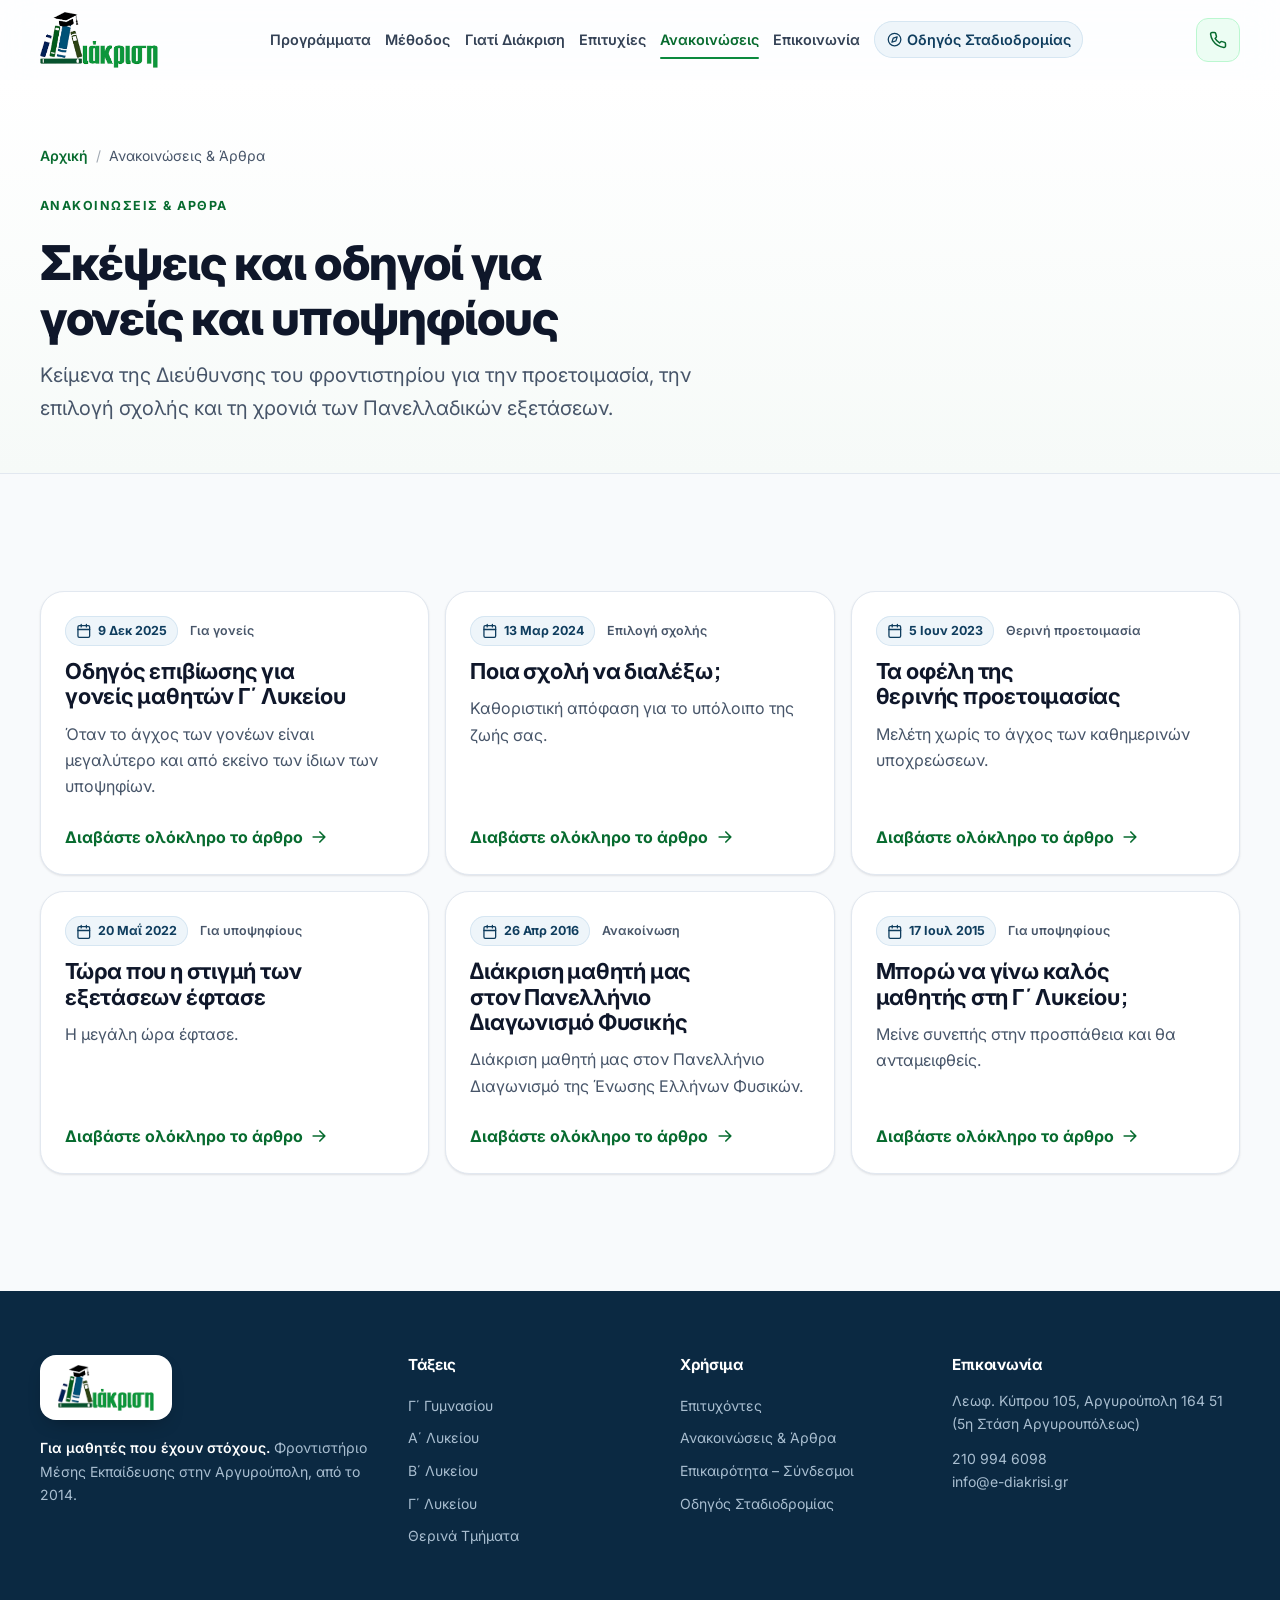
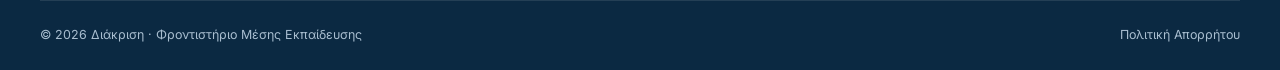
<file: anakoinoseis.html>
<!DOCTYPE html>
<html lang="el">
<head>
  <meta charset="UTF-8">
  <meta name="viewport" content="width=device-width, initial-scale=1">
  <title>Ανακοινώσεις &amp; Άρθρα · Φροντιστήριο Διάκριση</title>
  <meta name="description" content="Ανακοινώσεις και άρθρα του φροντιστηρίου Διάκριση για γονείς και υποψηφίους: επιλογή σχολής, θερινή προετοιμασία, Πανελλαδικές εξετάσεις.">
  <meta name="theme-color" content="#0B8A3E">
  <link rel="icon" type="image/png" href="images/logo.png">

  <!-- Google Fonts: η Inter καλύπτει τα ελληνικά, η Plus Jakarta Sans τα λατινικά/αριθμούς των τίτλων -->
  <link rel="preconnect" href="https://fonts.googleapis.com">
  <link rel="preconnect" href="https://fonts.gstatic.com" crossorigin>
  <link href="https://fonts.googleapis.com/css2?family=Inter:wght@400;500;600;700;800&family=Plus+Jakarta+Sans:wght@500;600;700;800&display=swap" rel="stylesheet">

  <link rel="stylesheet" href="styles.css?v=7">
</head>
<body>

<!-- =========================================================
     SVG SPRITE — όλα τα εικονίδια inline, χωρίς εξωτερικά icon fonts
     ========================================================= -->
<svg xmlns="http://www.w3.org/2000/svg" class="sprite" aria-hidden="true" focusable="false">
  <symbol id="i-phone" viewBox="0 0 24 24"><path d="M22 16.92v3a2 2 0 0 1-2.18 2 19.8 19.8 0 0 1-8.63-3.07 19.5 19.5 0 0 1-6-6A19.8 19.8 0 0 1 2.12 4.18 2 2 0 0 1 4.11 2h3a2 2 0 0 1 2 1.72c.13.96.36 1.9.7 2.81a2 2 0 0 1-.45 2.11L8.09 9.91a16 16 0 0 0 6 6l1.27-1.27a2 2 0 0 1 2.11-.45c.91.34 1.85.57 2.81.7A2 2 0 0 1 22 16.92z"/></symbol>
  <symbol id="i-menu" viewBox="0 0 24 24"><path d="M4 6h16M4 12h16M4 18h16"/></symbol>
  <symbol id="i-close" viewBox="0 0 24 24"><path d="M18 6 6 18M6 6l12 12"/></symbol>
  <symbol id="i-arrow" viewBox="0 0 24 24"><path d="M5 12h14M13 6l6 6-6 6"/></symbol>
  <symbol id="i-check" viewBox="0 0 24 24"><path d="M20 6 9 17l-5-5"/></symbol>
  <symbol id="i-users" viewBox="0 0 24 24"><path d="M16 21v-2a4 4 0 0 0-4-4H6a4 4 0 0 0-4 4v2"/><circle cx="9" cy="7" r="4"/><path d="M22 21v-2a4 4 0 0 0-3-3.87M16 3.13a4 4 0 0 1 0 7.75"/></symbol>
  <symbol id="i-target" viewBox="0 0 24 24"><circle cx="12" cy="12" r="10"/><circle cx="12" cy="12" r="6"/><circle cx="12" cy="12" r="2"/></symbol>
  <symbol id="i-chart" viewBox="0 0 24 24"><path d="M3 3v18h18"/><path d="m7 15 4-4 3 3 5-6"/></symbol>
  <symbol id="i-compass" viewBox="0 0 24 24"><circle cx="12" cy="12" r="10"/><path d="m16.24 7.76-2.12 6.36-6.36 2.12 2.12-6.36z"/></symbol>
  <symbol id="i-chat" viewBox="0 0 24 24"><path d="M21 15a2 2 0 0 1-2 2H7l-4 4V5a2 2 0 0 1 2-2h14a2 2 0 0 1 2 2z"/></symbol>
  <symbol id="i-cap" viewBox="0 0 24 24"><path d="M22 10 12 5 2 10l10 5 10-5z"/><path d="M6 12v5c3 2 9 2 12 0v-5M22 10v6"/></symbol>
  <symbol id="i-pin" viewBox="0 0 24 24"><path d="M20 10c0 6-8 12-8 12s-8-6-8-12a8 8 0 0 1 16 0z"/><circle cx="12" cy="10" r="3"/></symbol>
  <symbol id="i-clock" viewBox="0 0 24 24"><circle cx="12" cy="12" r="10"/><path d="M12 6v6l4 2"/></symbol>
  <symbol id="i-mail" viewBox="0 0 24 24"><rect x="2" y="4" width="20" height="16" rx="2"/><path d="m22 7-10 6L2 7"/></symbol>
  <symbol id="i-exam" viewBox="0 0 24 24"><path d="M14 2H6a2 2 0 0 0-2 2v16a2 2 0 0 0 2 2h12a2 2 0 0 0 2-2V8z"/><path d="M14 2v6h6M9 13h6M9 17h4"/></symbol>
  <symbol id="i-award" viewBox="0 0 24 24"><circle cx="12" cy="8" r="6"/><path d="M8.21 13.89 7 23l5-3 5 3-1.21-9.12"/></symbol>
  <symbol id="i-calendar" viewBox="0 0 24 24"><rect x="3" y="4" width="18" height="18" rx="2"/><path d="M16 2v4M8 2v4M3 10h18"/></symbol>
  <symbol id="i-external" viewBox="0 0 24 24"><path d="M15 3h6v6M10 14 21 3M18 13v6a2 2 0 0 1-2 2H5a2 2 0 0 1-2-2V8a2 2 0 0 1 2-2h6"/></symbol>
  <symbol id="i-school" viewBox="0 0 24 24"><path d="M3 21h18M5 21V10l7-5 7 5v11"/><path d="M9 21v-6h6v6M12 10h.01"/></symbol>
  <symbol id="i-news" viewBox="0 0 24 24"><path d="M4 22h14a2 2 0 0 0 2-2V4a2 2 0 0 0-2-2H8a2 2 0 0 0-2 2v16a2 2 0 0 1-2 2zm0 0a2 2 0 0 1-2-2v-9c0-1.1.9-2 2-2h2"/><path d="M18 14h-8M15 18h-5M10 6h8v4h-8z"/></symbol>
  <symbol id="i-group" viewBox="0 0 24 24"><circle cx="12" cy="8" r="3.25"/><path d="M6 20v-1a6 6 0 0 1 12 0v1"/><circle cx="4.75" cy="10" r="2"/><path d="M1.5 18.5v-.5a3.25 3.25 0 0 1 3.25-3.25"/><circle cx="19.25" cy="10" r="2"/><path d="M22.5 18.5v-.5a3.25 3.25 0 0 0-3.25-3.25"/></symbol>
  <symbol id="i-test" viewBox="0 0 24 24"><rect x="5" y="4" width="14" height="17" rx="2"/><path d="M9 4V3a1 1 0 0 1 1-1h4a1 1 0 0 1 1 1v1"/><path d="m9 13.5 2 2 4-4.5"/></symbol>
  <symbol id="i-link" viewBox="0 0 24 24"><path d="M10 13a5 5 0 0 0 7.54.54l3-3a5 5 0 0 0-7.07-7.07l-1.72 1.71"/><path d="M14 11a5 5 0 0 0-7.54-.54l-3 3a5 5 0 0 0 7.07 7.07l1.71-1.71"/></symbol>
</svg>

<a class="skip-link" href="#main">Μετάβαση στο περιεχόμενο</a>

<!-- =========================================================
     1. NAVBAR — sticky, glassmorphic
     ========================================================= -->
<header class="nav" id="nav">
  <div class="container nav__inner">
    <a class="brand" href="index.html" aria-label="Διάκριση — αρχική">
      <img src="images/logo-diakrisi.png" alt="Διάκριση — Φροντιστήριο Μέσης Εκπαίδευσης" class="brand__logo" width="227" height="108">
    </a>

    <nav class="nav__links" aria-label="Κύρια πλοήγηση">
      <a href="index.html#programmata">Προγράμματα</a>
      <a href="index.html#methodos">Μέθοδος</a>
      <a href="index.html#giati">Γιατί Διάκριση</a>
      <a href="epityxies.html">Επιτυχίες</a>
      <a href="anakoinoseis.html" class="is-current" aria-current="page">Ανακοινώσεις</a>
      <a href="index.html#epikoinonia">Επικοινωνία</a>
      <a class="nav__guide" href="https://odigos.stadiodromia.gr/login.php?cid=7604468E-B8A5-446B-A3AA-A02085F375F2" target="_blank" rel="noopener"><svg class="icon" aria-hidden="true"><use href="#i-compass"/></svg> Οδηγός Σταδιοδρομίας</a>
    </nav>

    <div class="nav__actions">
      <a class="phone-badge" href="tel:+302109946098">
        <svg class="icon"><use href="#i-phone"/></svg>
        <span>210 994 6098</span>
      </a>
      <button class="nav__toggle" id="navToggle" type="button" aria-label="Άνοιγμα μενού" aria-expanded="false" aria-controls="drawer">
        <svg class="icon"><use href="#i-menu"/></svg>
      </button>
    </div>
  </div>
</header>

<!-- Mobile drawer -->
<div class="drawer-overlay" id="drawerOverlay" hidden></div>
<aside class="drawer" id="drawer" aria-label="Μενού" inert>
  <div class="drawer__head">
    <img src="images/logo-diakrisi.png" alt="Διάκριση — Φροντιστήριο Μέσης Εκπαίδευσης" class="brand__logo" width="227" height="108">
    <button class="nav__toggle nav__toggle--close" id="drawerClose" type="button" aria-label="Κλείσιμο μενού">
      <svg class="icon"><use href="#i-close"/></svg>
    </button>
  </div>
  <nav class="drawer__links" aria-label="Πλοήγηση κινητού">
    <a href="index.html#programmata">Προγράμματα</a>
    <a href="index.html#methodos">Η μέθοδός μας</a>
    <a href="index.html#giati">Γιατί Διάκριση</a>
    <a href="epityxies.html">Επιτυχίες</a>
    <a href="anakoinoseis.html">Ανακοινώσεις &amp; Άρθρα</a>
    <a class="drawer__guide" href="https://odigos.stadiodromia.gr/login.php?cid=7604468E-B8A5-446B-A3AA-A02085F375F2" target="_blank" rel="noopener"><svg class="icon" aria-hidden="true"><use href="#i-compass"/></svg> Οδηγός Σταδιοδρομίας</a>
    <a href="https://www.e-diakrisi.gr/syndesmoi" target="_blank" rel="noopener">Επικαιρότητα – Σύνδεσμοι <svg class="icon icon--xs" aria-hidden="true"><use href="#i-external"/></svg></a>
    <a href="index.html#epikoinonia">Επικοινωνία</a>
  </nav>
  <div class="drawer__foot">
    <a class="btn btn--primary btn--block" href="tel:+302109946098">
      <svg class="icon"><use href="#i-phone"/></svg> Ραντεβού: 210 994 6098
    </a>
    <a class="btn btn--ghost btn--block" href="mailto:info@e-diakrisi.gr">
      <svg class="icon"><use href="#i-mail"/></svg> info@e-diakrisi.gr
    </a>
    <p class="drawer__hours">Γραμματεία: καθημερινά 15:30 – 21:30</p>
  </div>
</aside>

<main id="main">

  <!-- Η σελίδα έχει δύο καταστάσεις (script.js, ενότητα 6b):
       • anakoinoseis.html          → λίστα όλων των ανακοινώσεων
       • anakoinoseis.html?a=<slug> → ολόκληρο το άρθρο -->
  <div id="articleRoot">
    <section class="page-head">
      <div class="container">
        <nav class="crumbs" aria-label="Διαδρομή"><a href="index.html">Αρχική</a><span aria-hidden="true">/</span><span>Ανακοινώσεις &amp; Άρθρα</span></nav>
        <p class="eyebrow">Ανακοινώσεις &amp; Άρθρα</p>
        <h1>Σκέψεις και οδηγοί για γονείς και υποψηφίους</h1>
        <p class="page-head__lead">Κείμενα της Διεύθυνσης του φροντιστηρίου για την προετοιμασία, την επιλογή σχολής και τη χρονιά των Πανελλαδικών εξετάσεων.</p>
      </div>
    </section>
    <section class="section">
      <div class="container">
        <noscript><p>Ενεργοποιήστε τη JavaScript για να διαβάσετε τα άρθρα ή καλέστε μας στο 210 994 6098.</p></noscript>
      </div>
    </section>
  </div>

</main>

<!-- =========================================================
     FOOTER
     ========================================================= -->
<footer class="footer">
  <div class="container footer__grid">
    <div>
      <a class="footer__logo" href="index.html" aria-label="Διάκριση — αρχική">
        <img src="images/logo-diakrisi.png" alt="Διάκριση — Φροντιστήριο Μέσης Εκπαίδευσης" class="brand__logo" width="227" height="108" loading="lazy">
      </a>
      <p class="footer__about"><strong>Για μαθητές που έχουν στόχους.</strong> Φροντιστήριο Μέσης Εκπαίδευσης στην Αργυρούπολη, από το 2014.</p>
    </div>
    <nav aria-label="Τάξεις">
      <h4>Τάξεις</h4>
      <a href="index.html#programmata" data-open-tab="gymnasio">Γ΄ Γυμνασίου</a>
      <a href="index.html#programmata" data-open-tab="a">Α΄ Λυκείου</a>
      <a href="index.html#programmata" data-open-tab="b">Β΄ Λυκείου</a>
      <a href="index.html#programmata" data-open-tab="g">Γ΄ Λυκείου</a>
      <a href="index.html#programmata" data-open-tab="therina">Θερινά Τμήματα</a>
    </nav>
    <nav aria-label="Χρήσιμα">
      <h4>Χρήσιμα</h4>
      <a href="epityxies.html">Επιτυχόντες</a>
      <a href="anakoinoseis.html">Ανακοινώσεις &amp; Άρθρα</a>
      <a href="https://www.e-diakrisi.gr/syndesmoi" target="_blank" rel="noopener">Επικαιρότητα – Σύνδεσμοι</a>
      <a href="https://odigos.stadiodromia.gr/login.php?cid=7604468E-B8A5-446B-A3AA-A02085F375F2" target="_blank" rel="noopener">Οδηγός Σταδιοδρομίας</a>
    </nav>
    <div>
      <h4>Επικοινωνία</h4>
      <p>Λεωφ. Κύπρου 105, Αργυρούπολη 164 51<br>(5η Στάση Αργυρουπόλεως)</p>
      <p><a href="tel:+302109946098">210 994 6098</a><br><a href="mailto:info@e-diakrisi.gr">info@e-diakrisi.gr</a></p>
    </div>
  </div>
  <div class="container footer__bottom">
    <span>© <span id="year">2026</span> Διάκριση · Φροντιστήριο Μέσης Εκπαίδευσης</span>
    <a href="https://www.e-diakrisi.gr/privacy-policy" target="_blank" rel="noopener">Πολιτική Απορρήτου</a>
  </div>
</footer>

<!-- MOBILE BOTTOM ACTION BAR (≤ 768px) -->
<div class="action-bar" role="navigation" aria-label="Γρήγορες ενέργειες">
  <a class="action-bar__btn action-bar__btn--call" href="tel:+302109946098">
    <svg class="icon"><use href="#i-phone"/></svg> Κλήση
  </a>
  <a class="action-bar__btn action-bar__btn--lead" href="index.html#epikoinonia">
    <svg class="icon"><use href="#i-pin"/></svg> Επικοινωνία
  </a>
</div>

<script src="articles.js?v=7"></script>
<script src="script.js?v=7"></script>
</body>
</html>
</file>
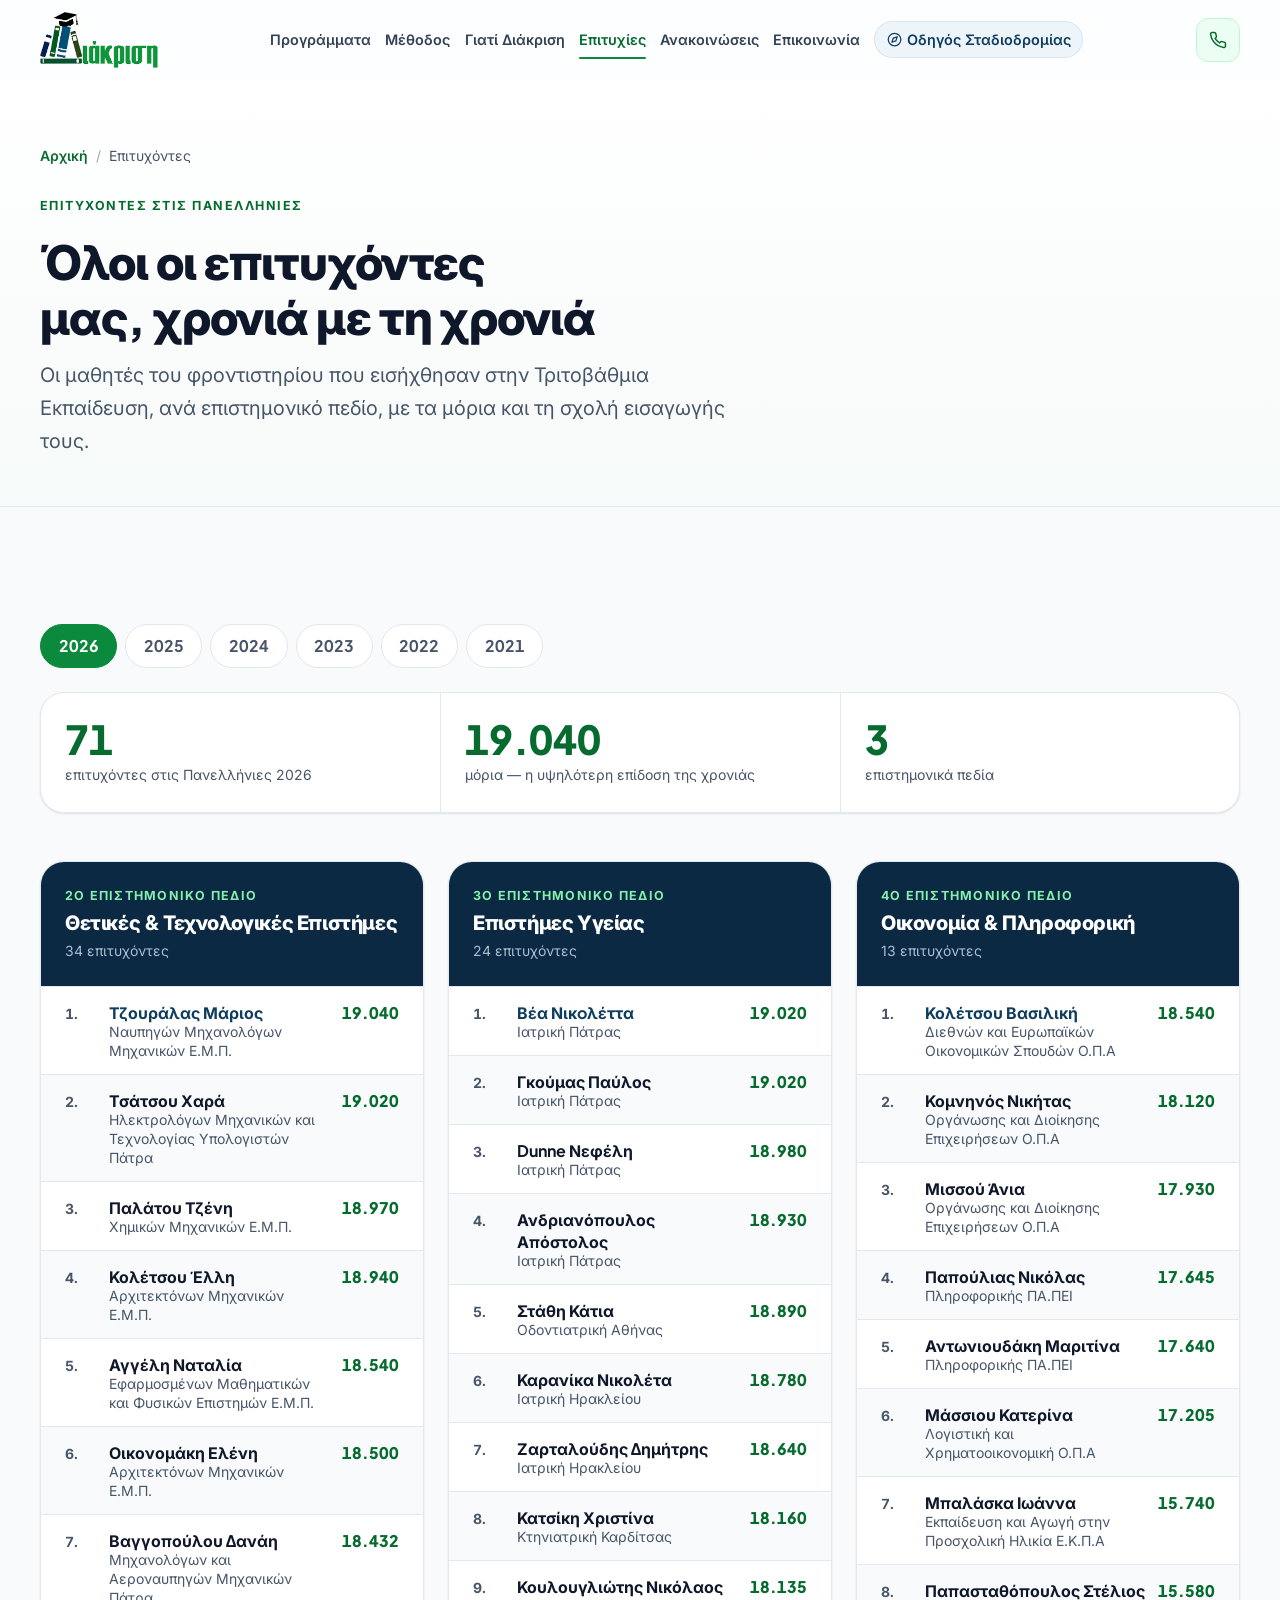
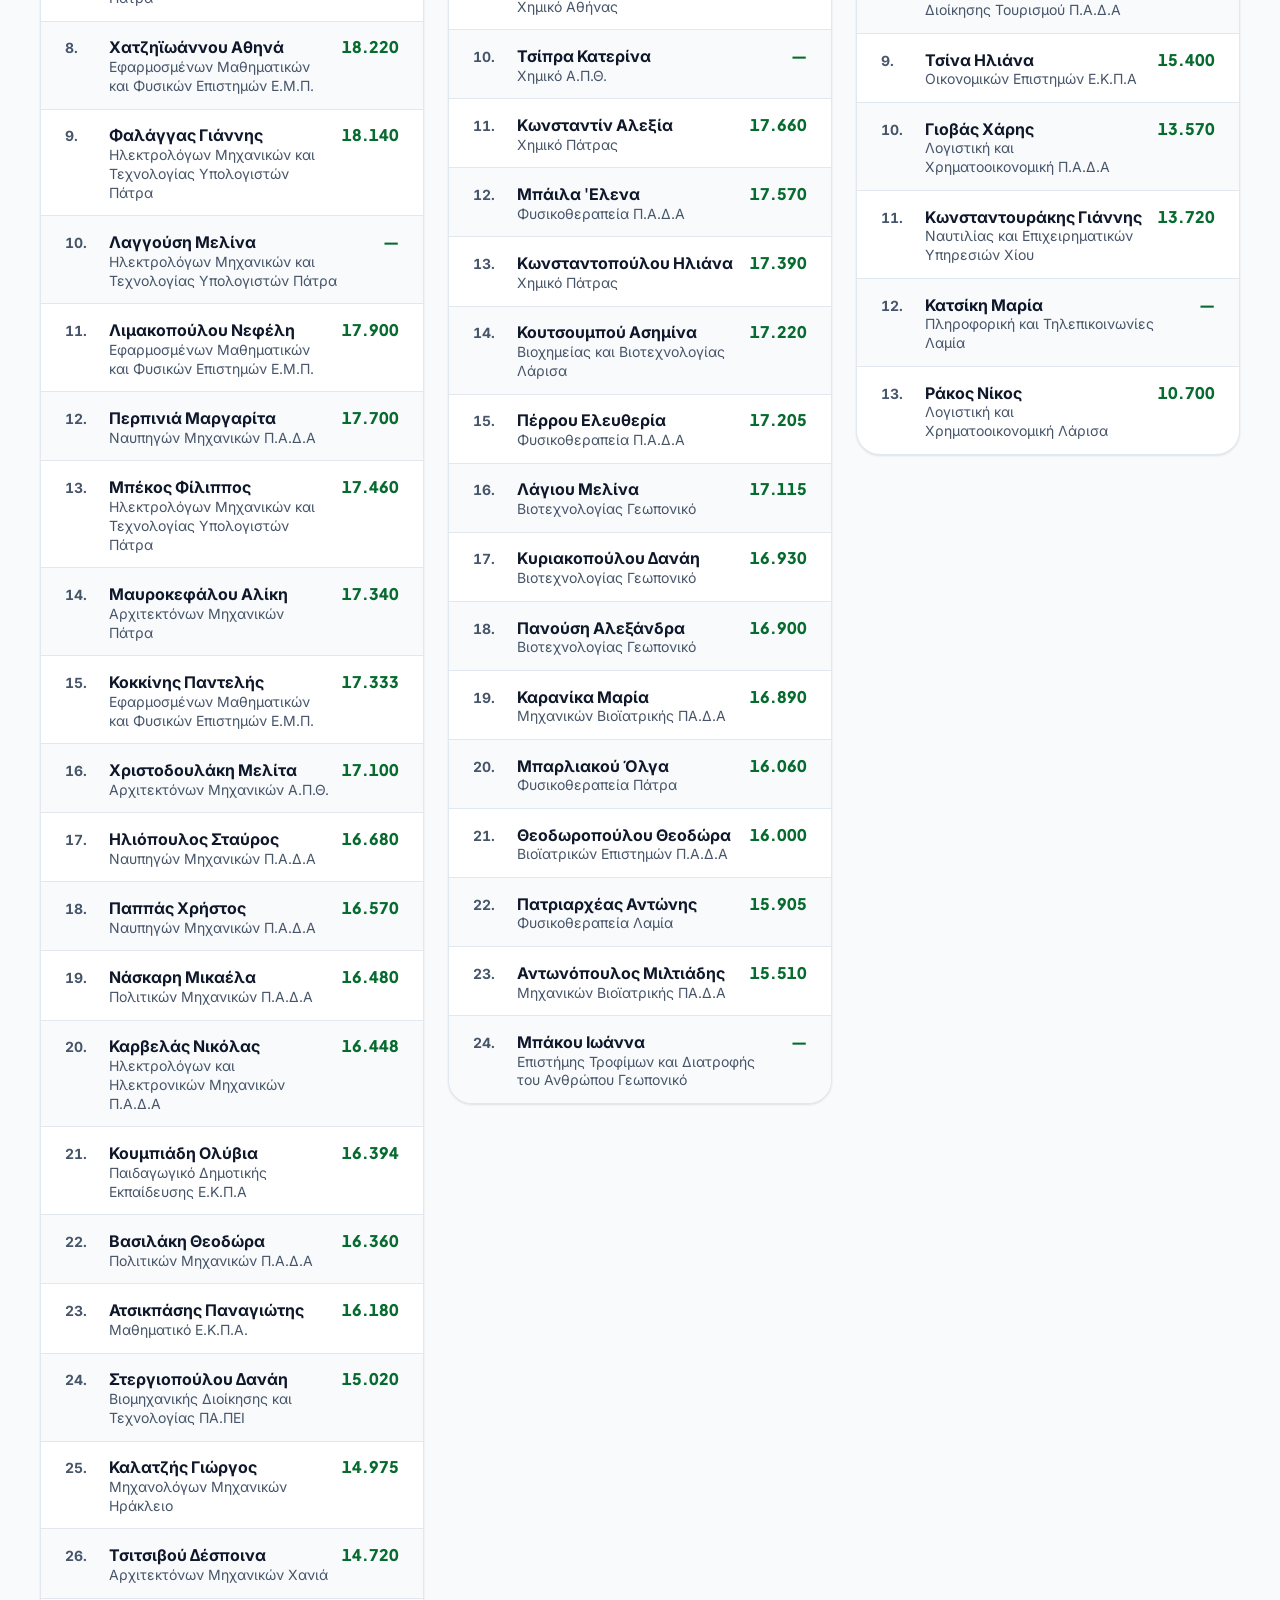
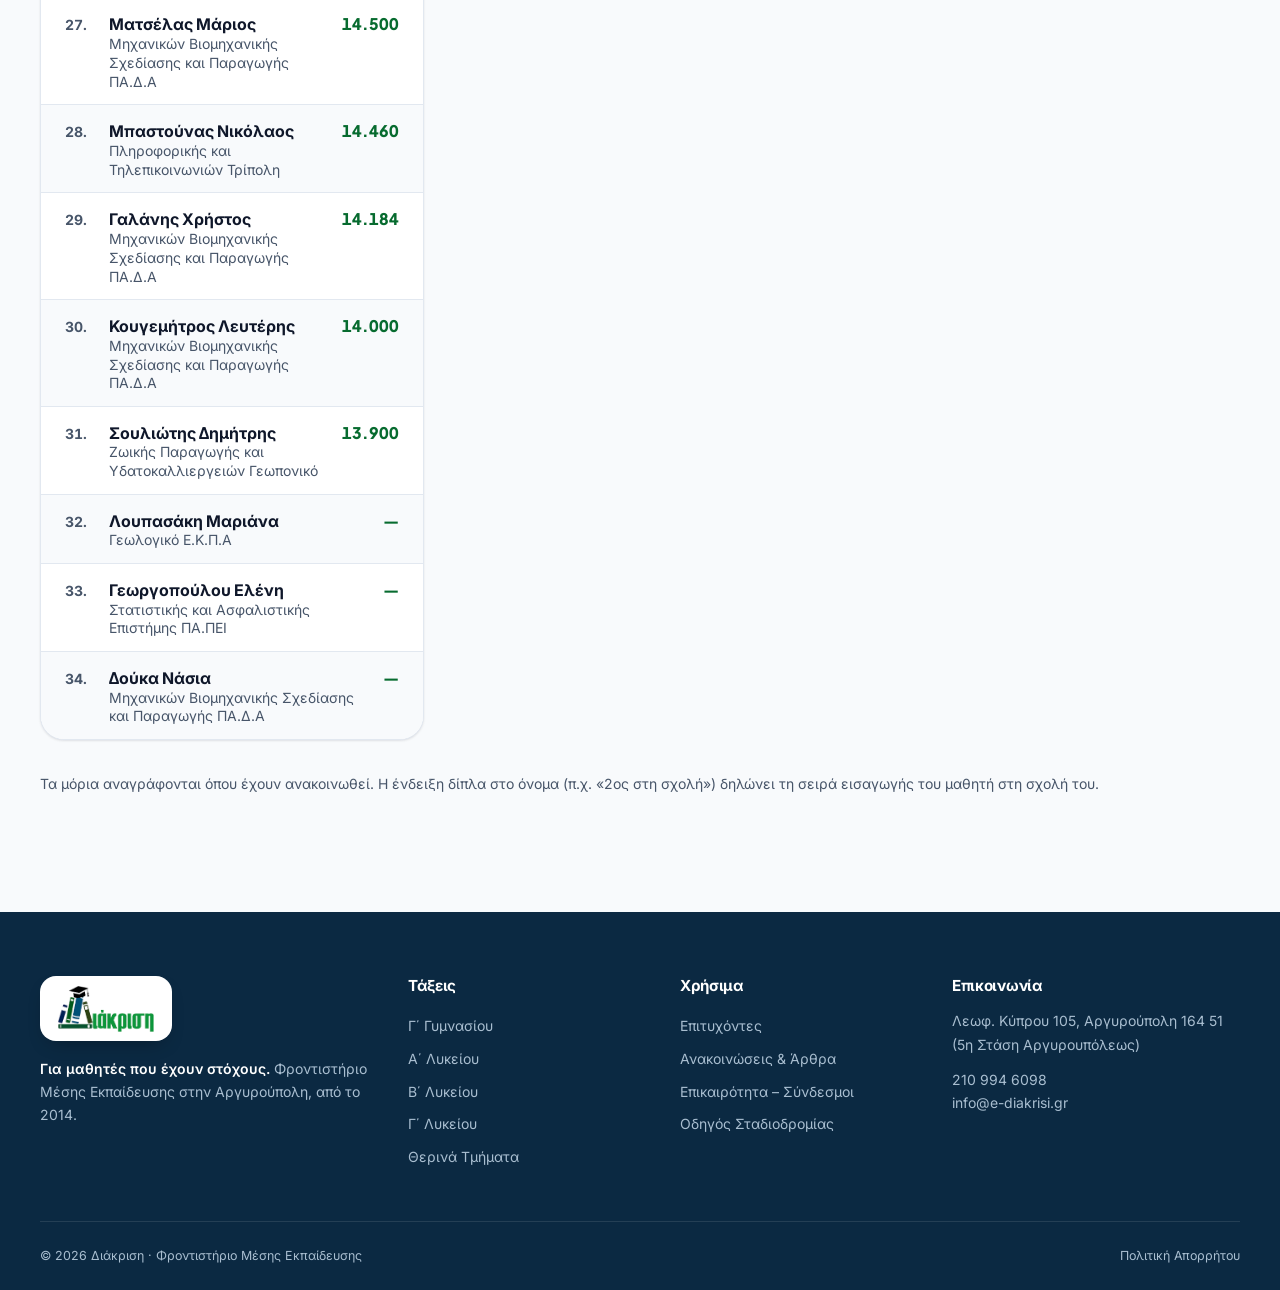
<file: epityxies.html>
<!DOCTYPE html>
<html lang="el">
<head>
  <meta charset="UTF-8">
  <meta name="viewport" content="width=device-width, initial-scale=1">
  <title>Επιτυχόντες 2021 – 2026 · Φροντιστήριο Διάκριση</title>
  <meta name="description" content="Όλοι οι επιτυχόντες του φροντιστηρίου Διάκριση στις Πανελλήνιες 2021 – 2026, ανά χρονιά και επιστημονικό πεδίο, με μόρια και σχολή εισαγωγής.">
  <meta name="theme-color" content="#0B8A3E">
  <link rel="icon" type="image/png" href="images/logo.png">

  <!-- Google Fonts: η Inter καλύπτει τα ελληνικά, η Plus Jakarta Sans τα λατινικά/αριθμούς των τίτλων -->
  <link rel="preconnect" href="https://fonts.googleapis.com">
  <link rel="preconnect" href="https://fonts.gstatic.com" crossorigin>
  <link href="https://fonts.googleapis.com/css2?family=Inter:wght@400;500;600;700;800&family=Plus+Jakarta+Sans:wght@500;600;700;800&display=swap" rel="stylesheet">

  <link rel="stylesheet" href="styles.css?v=7">
</head>
<body>

<!-- =========================================================
     SVG SPRITE — όλα τα εικονίδια inline, χωρίς εξωτερικά icon fonts
     ========================================================= -->
<svg xmlns="http://www.w3.org/2000/svg" class="sprite" aria-hidden="true" focusable="false">
  <symbol id="i-phone" viewBox="0 0 24 24"><path d="M22 16.92v3a2 2 0 0 1-2.18 2 19.8 19.8 0 0 1-8.63-3.07 19.5 19.5 0 0 1-6-6A19.8 19.8 0 0 1 2.12 4.18 2 2 0 0 1 4.11 2h3a2 2 0 0 1 2 1.72c.13.96.36 1.9.7 2.81a2 2 0 0 1-.45 2.11L8.09 9.91a16 16 0 0 0 6 6l1.27-1.27a2 2 0 0 1 2.11-.45c.91.34 1.85.57 2.81.7A2 2 0 0 1 22 16.92z"/></symbol>
  <symbol id="i-menu" viewBox="0 0 24 24"><path d="M4 6h16M4 12h16M4 18h16"/></symbol>
  <symbol id="i-close" viewBox="0 0 24 24"><path d="M18 6 6 18M6 6l12 12"/></symbol>
  <symbol id="i-arrow" viewBox="0 0 24 24"><path d="M5 12h14M13 6l6 6-6 6"/></symbol>
  <symbol id="i-check" viewBox="0 0 24 24"><path d="M20 6 9 17l-5-5"/></symbol>
  <symbol id="i-users" viewBox="0 0 24 24"><path d="M16 21v-2a4 4 0 0 0-4-4H6a4 4 0 0 0-4 4v2"/><circle cx="9" cy="7" r="4"/><path d="M22 21v-2a4 4 0 0 0-3-3.87M16 3.13a4 4 0 0 1 0 7.75"/></symbol>
  <symbol id="i-target" viewBox="0 0 24 24"><circle cx="12" cy="12" r="10"/><circle cx="12" cy="12" r="6"/><circle cx="12" cy="12" r="2"/></symbol>
  <symbol id="i-chart" viewBox="0 0 24 24"><path d="M3 3v18h18"/><path d="m7 15 4-4 3 3 5-6"/></symbol>
  <symbol id="i-compass" viewBox="0 0 24 24"><circle cx="12" cy="12" r="10"/><path d="m16.24 7.76-2.12 6.36-6.36 2.12 2.12-6.36z"/></symbol>
  <symbol id="i-chat" viewBox="0 0 24 24"><path d="M21 15a2 2 0 0 1-2 2H7l-4 4V5a2 2 0 0 1 2-2h14a2 2 0 0 1 2 2z"/></symbol>
  <symbol id="i-cap" viewBox="0 0 24 24"><path d="M22 10 12 5 2 10l10 5 10-5z"/><path d="M6 12v5c3 2 9 2 12 0v-5M22 10v6"/></symbol>
  <symbol id="i-pin" viewBox="0 0 24 24"><path d="M20 10c0 6-8 12-8 12s-8-6-8-12a8 8 0 0 1 16 0z"/><circle cx="12" cy="10" r="3"/></symbol>
  <symbol id="i-clock" viewBox="0 0 24 24"><circle cx="12" cy="12" r="10"/><path d="M12 6v6l4 2"/></symbol>
  <symbol id="i-mail" viewBox="0 0 24 24"><rect x="2" y="4" width="20" height="16" rx="2"/><path d="m22 7-10 6L2 7"/></symbol>
  <symbol id="i-exam" viewBox="0 0 24 24"><path d="M14 2H6a2 2 0 0 0-2 2v16a2 2 0 0 0 2 2h12a2 2 0 0 0 2-2V8z"/><path d="M14 2v6h6M9 13h6M9 17h4"/></symbol>
  <symbol id="i-award" viewBox="0 0 24 24"><circle cx="12" cy="8" r="6"/><path d="M8.21 13.89 7 23l5-3 5 3-1.21-9.12"/></symbol>
  <symbol id="i-calendar" viewBox="0 0 24 24"><rect x="3" y="4" width="18" height="18" rx="2"/><path d="M16 2v4M8 2v4M3 10h18"/></symbol>
  <symbol id="i-external" viewBox="0 0 24 24"><path d="M15 3h6v6M10 14 21 3M18 13v6a2 2 0 0 1-2 2H5a2 2 0 0 1-2-2V8a2 2 0 0 1 2-2h6"/></symbol>
  <symbol id="i-school" viewBox="0 0 24 24"><path d="M3 21h18M5 21V10l7-5 7 5v11"/><path d="M9 21v-6h6v6M12 10h.01"/></symbol>
  <symbol id="i-news" viewBox="0 0 24 24"><path d="M4 22h14a2 2 0 0 0 2-2V4a2 2 0 0 0-2-2H8a2 2 0 0 0-2 2v16a2 2 0 0 1-2 2zm0 0a2 2 0 0 1-2-2v-9c0-1.1.9-2 2-2h2"/><path d="M18 14h-8M15 18h-5M10 6h8v4h-8z"/></symbol>
  <symbol id="i-group" viewBox="0 0 24 24"><circle cx="12" cy="8" r="3.25"/><path d="M6 20v-1a6 6 0 0 1 12 0v1"/><circle cx="4.75" cy="10" r="2"/><path d="M1.5 18.5v-.5a3.25 3.25 0 0 1 3.25-3.25"/><circle cx="19.25" cy="10" r="2"/><path d="M22.5 18.5v-.5a3.25 3.25 0 0 0-3.25-3.25"/></symbol>
  <symbol id="i-test" viewBox="0 0 24 24"><rect x="5" y="4" width="14" height="17" rx="2"/><path d="M9 4V3a1 1 0 0 1 1-1h4a1 1 0 0 1 1 1v1"/><path d="m9 13.5 2 2 4-4.5"/></symbol>
  <symbol id="i-link" viewBox="0 0 24 24"><path d="M10 13a5 5 0 0 0 7.54.54l3-3a5 5 0 0 0-7.07-7.07l-1.72 1.71"/><path d="M14 11a5 5 0 0 0-7.54-.54l-3 3a5 5 0 0 0 7.07 7.07l1.71-1.71"/></symbol>
</svg>

<a class="skip-link" href="#main">Μετάβαση στο περιεχόμενο</a>

<!-- =========================================================
     1. NAVBAR — sticky, glassmorphic
     ========================================================= -->
<header class="nav" id="nav">
  <div class="container nav__inner">
    <a class="brand" href="index.html" aria-label="Διάκριση — αρχική">
      <img src="images/logo-diakrisi.png" alt="Διάκριση — Φροντιστήριο Μέσης Εκπαίδευσης" class="brand__logo" width="227" height="108">
    </a>

    <nav class="nav__links" aria-label="Κύρια πλοήγηση">
      <a href="index.html#programmata">Προγράμματα</a>
      <a href="index.html#methodos">Μέθοδος</a>
      <a href="index.html#giati">Γιατί Διάκριση</a>
      <a href="epityxies.html" class="is-current" aria-current="page">Επιτυχίες</a>
      <a href="anakoinoseis.html">Ανακοινώσεις</a>
      <a href="index.html#epikoinonia">Επικοινωνία</a>
      <a class="nav__guide" href="https://odigos.stadiodromia.gr/login.php?cid=7604468E-B8A5-446B-A3AA-A02085F375F2" target="_blank" rel="noopener"><svg class="icon" aria-hidden="true"><use href="#i-compass"/></svg> Οδηγός Σταδιοδρομίας</a>
    </nav>

    <div class="nav__actions">
      <a class="phone-badge" href="tel:+302109946098">
        <svg class="icon"><use href="#i-phone"/></svg>
        <span>210 994 6098</span>
      </a>
      <button class="nav__toggle" id="navToggle" type="button" aria-label="Άνοιγμα μενού" aria-expanded="false" aria-controls="drawer">
        <svg class="icon"><use href="#i-menu"/></svg>
      </button>
    </div>
  </div>
</header>

<!-- Mobile drawer -->
<div class="drawer-overlay" id="drawerOverlay" hidden></div>
<aside class="drawer" id="drawer" aria-label="Μενού" inert>
  <div class="drawer__head">
    <img src="images/logo-diakrisi.png" alt="Διάκριση — Φροντιστήριο Μέσης Εκπαίδευσης" class="brand__logo" width="227" height="108">
    <button class="nav__toggle nav__toggle--close" id="drawerClose" type="button" aria-label="Κλείσιμο μενού">
      <svg class="icon"><use href="#i-close"/></svg>
    </button>
  </div>
  <nav class="drawer__links" aria-label="Πλοήγηση κινητού">
    <a href="index.html#programmata">Προγράμματα</a>
    <a href="index.html#methodos">Η μέθοδός μας</a>
    <a href="index.html#giati">Γιατί Διάκριση</a>
    <a href="epityxies.html" class="is-current" aria-current="page">Επιτυχίες</a>
    <a href="anakoinoseis.html">Ανακοινώσεις &amp; Άρθρα</a>
    <a class="drawer__guide" href="https://odigos.stadiodromia.gr/login.php?cid=7604468E-B8A5-446B-A3AA-A02085F375F2" target="_blank" rel="noopener"><svg class="icon" aria-hidden="true"><use href="#i-compass"/></svg> Οδηγός Σταδιοδρομίας</a>
    <a href="https://www.e-diakrisi.gr/syndesmoi" target="_blank" rel="noopener">Επικαιρότητα – Σύνδεσμοι <svg class="icon icon--xs" aria-hidden="true"><use href="#i-external"/></svg></a>
    <a href="index.html#epikoinonia">Επικοινωνία</a>
  </nav>
  <div class="drawer__foot">
    <a class="btn btn--primary btn--block" href="tel:+302109946098">
      <svg class="icon"><use href="#i-phone"/></svg> Ραντεβού: 210 994 6098
    </a>
    <a class="btn btn--ghost btn--block" href="mailto:info@e-diakrisi.gr">
      <svg class="icon"><use href="#i-mail"/></svg> info@e-diakrisi.gr
    </a>
    <p class="drawer__hours">Γραμματεία: καθημερινά 15:30 – 21:30</p>
  </div>
</aside>

<main id="main">

  <section class="page-head">
    <div class="container">
      <nav class="crumbs" aria-label="Διαδρομή"><a href="index.html">Αρχική</a><span aria-hidden="true">/</span><span>Επιτυχόντες</span></nav>
      <p class="eyebrow">Επιτυχόντες στις Πανελλήνιες</p>
      <h1>Όλοι οι επιτυχόντες μας, χρονιά με τη χρονιά</h1>
      <p class="page-head__lead">Οι μαθητές του φροντιστηρίου που εισήχθησαν στην Τριτοβάθμια Εκπαίδευση, ανά επιστημονικό πεδίο, με τα μόρια και τη σχολή εισαγωγής τους.</p>
    </div>
  </section>

  <!-- Η λίστα γεμίζει από το results.js (script.js, ενότητα 6c). ?y=2025 ανοίγει συγκεκριμένη χρονιά. -->
  <section class="section">
    <div class="container">
      <div class="years" role="group" aria-label="Επιλογή χρονιάς" id="rollYears"></div>
      <div class="roll" id="rollRoot" aria-live="polite">
        <noscript><p>Ενεργοποιήστε τη JavaScript για να δείτε τους επιτυχόντες ή καλέστε μας στο 210 994 6098.</p></noscript>
      </div>
      <p class="roll__note">Τα μόρια αναγράφονται όπου έχουν ανακοινωθεί. Η ένδειξη δίπλα στο όνομα (π.χ. «2ος στη σχολή») δηλώνει τη σειρά εισαγωγής του μαθητή στη σχολή του.</p>
    </div>
  </section>

</main>

<!-- =========================================================
     FOOTER
     ========================================================= -->
<footer class="footer">
  <div class="container footer__grid">
    <div>
      <a class="footer__logo" href="index.html" aria-label="Διάκριση — αρχική">
        <img src="images/logo-diakrisi.png" alt="Διάκριση — Φροντιστήριο Μέσης Εκπαίδευσης" class="brand__logo" width="227" height="108" loading="lazy">
      </a>
      <p class="footer__about"><strong>Για μαθητές που έχουν στόχους.</strong> Φροντιστήριο Μέσης Εκπαίδευσης στην Αργυρούπολη, από το 2014.</p>
    </div>
    <nav aria-label="Τάξεις">
      <h4>Τάξεις</h4>
      <a href="index.html#programmata" data-open-tab="gymnasio">Γ΄ Γυμνασίου</a>
      <a href="index.html#programmata" data-open-tab="a">Α΄ Λυκείου</a>
      <a href="index.html#programmata" data-open-tab="b">Β΄ Λυκείου</a>
      <a href="index.html#programmata" data-open-tab="g">Γ΄ Λυκείου</a>
      <a href="index.html#programmata" data-open-tab="therina">Θερινά Τμήματα</a>
    </nav>
    <nav aria-label="Χρήσιμα">
      <h4>Χρήσιμα</h4>
      <a href="epityxies.html">Επιτυχόντες</a>
      <a href="anakoinoseis.html">Ανακοινώσεις &amp; Άρθρα</a>
      <a href="https://www.e-diakrisi.gr/syndesmoi" target="_blank" rel="noopener">Επικαιρότητα – Σύνδεσμοι</a>
      <a href="https://odigos.stadiodromia.gr/login.php?cid=7604468E-B8A5-446B-A3AA-A02085F375F2" target="_blank" rel="noopener">Οδηγός Σταδιοδρομίας</a>
    </nav>
    <div>
      <h4>Επικοινωνία</h4>
      <p>Λεωφ. Κύπρου 105, Αργυρούπολη 164 51<br>(5η Στάση Αργυρουπόλεως)</p>
      <p><a href="tel:+302109946098">210 994 6098</a><br><a href="mailto:info@e-diakrisi.gr">info@e-diakrisi.gr</a></p>
    </div>
  </div>
  <div class="container footer__bottom">
    <span>© <span id="year">2026</span> Διάκριση · Φροντιστήριο Μέσης Εκπαίδευσης</span>
    <a href="https://www.e-diakrisi.gr/privacy-policy" target="_blank" rel="noopener">Πολιτική Απορρήτου</a>
  </div>
</footer>

<!-- MOBILE BOTTOM ACTION BAR (≤ 768px) -->
<div class="action-bar" role="navigation" aria-label="Γρήγορες ενέργειες">
  <a class="action-bar__btn action-bar__btn--call" href="tel:+302109946098">
    <svg class="icon"><use href="#i-phone"/></svg> Κλήση
  </a>
  <a class="action-bar__btn action-bar__btn--lead" href="index.html#epikoinonia">
    <svg class="icon"><use href="#i-pin"/></svg> Επικοινωνία
  </a>
</div>

<script src="results.js?v=7"></script>
<script src="script.js?v=7"></script>
</body>
</html>
</file>
<file: styles.css>
/* ==========================================================================
   ΔΙΑΚΡΙΣΗ · Φροντιστήριο Μέσης Εκπαίδευσης — styles.css
   Παλέτα από το λογότυπο: λευκό · πράσινο (γράμματα «ιάκριση») · βαθύ μπλε (βιβλίο)

   Περιεχόμενα
     1. Design tokens (:root)
     2. Reset & βάση
     3. Βοηθητικά: container, section, eyebrow, icon, buttons, chips
     4. Navbar + mobile drawer
     5. Hero + trust bar
     6. Προγράμματα (tabs) + banner Πρότυπων
     7. Bento grid
     8. Επιτυχίες + δεσμεύσεις
     9. Ανακοινώσεις & Άρθρα
    10. Επικοινωνία, φόρμα, χάρτης
    11. Footer
    12. Mobile action bar
    13. Scroll-reveal, responsive, reduced motion
   ========================================================================== */

/* 1. DESIGN TOKENS ------------------------------------------------------- */
:root {
  /* Primary — πράσινο του λογοτύπου */
  --green-600: #0B8A3E;   /* κύριο brand / CTA */
  --green-700: #076B2F;   /* hover, μικρό πράσινο κείμενο σε λευκό */
  --green-900: #14532D;   /* κείμενο πάνω σε πράσινο tint */
  --green-200: #BBF7D0;   /* περιγράμματα */
  --green-50:  #ECFDF3;   /* απαλό tint */
  --green-on-dark: #86EFAC; /* πράσινες λεπτομέρειες σε μπλε φόντο */

  /* Secondary — βαθύ ακαδημαϊκό μπλε του λογοτύπου */
  --blue-700: #155A86;
  --blue-800: #0F3D5E;
  --blue-900: #0B2942;
  --blue-100: #D6E6F2;
  --blue-50:  #EEF5FA;

  /* Επιφάνειες & κείμενο */
  --bg: #F8FAFC;
  --surface: #FFFFFF;
  --border: #E2E8F0;
  --border-strong: #CBD5E1;
  --text: #0F172A;
  --text-soft: #334155;
  --text-muted: #475569;
  --text-on-dark: #E6EEF5;
  --text-on-dark-muted: #A9BED0;
  --danger: #B91C1C;
  --success: #15803D;

  /* Τυπογραφία — η Inter αναλαμβάνει όσα ελληνικά δεν καλύπτει η Plus Jakarta Sans */
  --font-display: "Plus Jakarta Sans", "Inter", system-ui, -apple-system, "Segoe UI", sans-serif;
  --font-body: "Inter", system-ui, -apple-system, "Segoe UI", sans-serif;
  --fs-h1: clamp(2.25rem, 1.4rem + 3.2vw, 3.4rem);
  --fs-h2: clamp(1.75rem, 1.25rem + 2vw, 2.75rem);
  --fs-h3: clamp(1.125rem, 1.05rem + .4vw, 1.375rem);
  --fs-lead: clamp(1.0625rem, 1rem + .35vw, 1.25rem);
  --fs-body: 1rem;
  --fs-sm: .875rem;
  --fs-xs: .78rem;

  /* Αποστάσεις */
  --sp-1: .25rem;  --sp-2: .5rem;  --sp-3: .75rem; --sp-4: 1rem;
  --sp-5: 1.5rem;  --sp-6: 2rem;   --sp-7: 3rem;   --sp-8: 4rem;
  --section-y: clamp(4rem, 2.5rem + 6vw, 7.5rem);
  --container: 1200px;
  --gutter: clamp(1.125rem, .5rem + 2.5vw, 2rem);

  /* Ακτίνες & σκιές */
  --r-sm: 10px; --r-md: 16px; --r-lg: 24px; --r-pill: 999px;
  --shadow-sm: 0 1px 2px rgba(15, 23, 42, .06), 0 1px 3px rgba(15, 23, 42, .05);
  --shadow-md: 0 6px 20px -6px rgba(15, 23, 42, .14), 0 2px 6px rgba(15, 23, 42, .05);
  --shadow-lg: 0 30px 60px -24px rgba(11, 41, 66, .28), 0 10px 20px -12px rgba(11, 41, 66, .14);
  --shadow-cta: 0 10px 22px -10px rgba(11, 138, 62, .6);

  --nav-h: 80px;
  --ease: cubic-bezier(.22, .8, .3, 1);
}

/* 2. RESET & ΒΑΣΗ --------------------------------------------------------- */
*, *::before, *::after { box-sizing: border-box; }
html { scroll-behavior: smooth; -webkit-text-size-adjust: 100%; }
body {
  margin: 0;
  font-family: var(--font-body);
  font-size: var(--fs-body);
  line-height: 1.65;
  color: var(--text);
  background: var(--bg);
  -webkit-font-smoothing: antialiased;
}
body.is-locked { overflow: hidden; }
::selection { background: var(--green-200); color: var(--green-900); }
h1, h2, h3, h4 { font-family: var(--font-display); line-height: 1.15; margin: 0; letter-spacing: -.02em; text-wrap: balance; }
h1 { font-size: var(--fs-h1); font-weight: 800; }
h2 { font-size: var(--fs-h2); font-weight: 800; }
h3 { font-size: var(--fs-h3); font-weight: 700; letter-spacing: -.01em; }
p { margin: 0; }
ul, ol { margin: 0; padding: 0; list-style: none; }
a { color: inherit; text-decoration: none; }
img, svg, iframe { display: block; max-width: 100%; }
button, input, select { font: inherit; color: inherit; }
address { font-style: normal; }
fieldset { border: 0; padding: 0; margin: 0; min-width: 0; }
section[id] { scroll-margin-top: calc(var(--nav-h) + 12px); }
:focus-visible { outline: 3px solid var(--green-600); outline-offset: 3px; border-radius: 6px; }
.section--dark :focus-visible, .footer :focus-visible { outline-color: var(--green-on-dark); }

.sprite { position: absolute; width: 0; height: 0; overflow: hidden; }
.skip-link {
  position: absolute; left: var(--sp-4); top: -100px; z-index: 200;
  background: var(--green-600); color: #fff; font-weight: 700;
  padding: var(--sp-3) var(--sp-4); border-radius: var(--r-sm);
}
.skip-link:focus { top: var(--sp-4); }

/* 3. ΒΟΗΘΗΤΙΚΑ ------------------------------------------------------------ */
.container { width: min(100% - 2 * var(--gutter), var(--container)); margin-inline: auto; }

.section { padding-block: var(--section-y); }
.section--tint { background: linear-gradient(180deg, #F1F7F4 0%, var(--bg) 100%); border-block: 1px solid var(--border); }
.section--dark { background: var(--blue-800); color: var(--text-on-dark); }
.section--dark h2, .section--dark h3 { color: #fff; }
.section__head { max-width: 46rem; margin-bottom: var(--sp-7); }
.section__head p:last-child { margin-top: var(--sp-4); font-size: var(--fs-lead); color: var(--text-muted); }
.section__head--row { max-width: none; display: flex; flex-wrap: wrap; align-items: flex-end; justify-content: space-between; gap: var(--sp-4); }
.section__head--row h2 { max-width: 40rem; }

.eyebrow {
  display: inline-flex; align-items: center; gap: var(--sp-2);
  font-size: var(--fs-xs); font-weight: 700; letter-spacing: .12em; text-transform: uppercase;
  color: var(--green-700); margin-bottom: var(--sp-4);
}
.eyebrow--light { color: var(--green-on-dark); }
.eyebrow__dot { width: 8px; height: 8px; border-radius: 50%; background: var(--green-600); box-shadow: 0 0 0 4px rgba(11, 138, 62, .18); }
.accent-text { color: var(--green-600); }

.icon {
  width: 1.25em; height: 1.25em; flex: none;
  fill: none; stroke: currentColor; stroke-width: 2; stroke-linecap: round; stroke-linejoin: round;
}
.icon--xs { width: .85em; height: .85em; display: inline-block; vertical-align: -.05em; opacity: .7; }

/* Κουμπιά */
.btn {
  display: inline-flex; align-items: center; justify-content: center; gap: var(--sp-2);
  min-height: 46px; padding: .7rem 1.25rem;
  border: 1.5px solid transparent; border-radius: var(--r-pill);
  font-family: var(--font-display); font-weight: 700; font-size: .95rem; line-height: 1.2;
  cursor: pointer; white-space: nowrap;
  transition: transform .2s var(--ease), box-shadow .2s var(--ease), background-color .2s, border-color .2s, color .2s;
}
.btn:hover { transform: translateY(-2px); }
.btn:active { transform: translateY(0); }
.btn--primary { background: var(--green-600); color: #fff; box-shadow: var(--shadow-cta); }
.btn--primary:hover { background: var(--green-700); }
.btn--outline { border-color: var(--border-strong); background: rgba(255, 255, 255, .7); color: var(--text); }
.btn--outline:hover { border-color: var(--green-600); color: var(--green-700); background: #fff; }
.btn--ghost { border-color: var(--border); background: var(--surface); color: var(--blue-900); }
.btn--ghost:hover { border-color: var(--green-600); color: var(--green-700); }
.btn--sm { min-height: 40px; padding: .5rem 1rem; font-size: .875rem; }
.btn--lg { min-height: 54px; padding: .9rem 1.6rem; font-size: 1rem; }
.btn--block { width: 100%; }

.chip {
  display: inline-flex; align-items: center; gap: .4rem;
  padding: .3rem .7rem; border-radius: var(--r-pill);
  font-size: var(--fs-xs); font-weight: 700; white-space: nowrap;
  background: var(--blue-50); color: var(--blue-800);
}
.chip--green { background: var(--green-50); color: var(--green-700); box-shadow: inset 0 0 0 1px var(--green-200); }
.chip--blue { background: var(--blue-50); color: var(--blue-800); box-shadow: inset 0 0 0 1px var(--blue-100); }

.link-arrow { display: inline-flex; align-items: center; gap: .4rem; font-weight: 700; color: var(--green-700); }
.link-arrow .icon { transition: transform .2s var(--ease); }
.link-arrow:hover .icon { transform: translateX(4px); }

.ticks { display: grid; gap: var(--sp-3); }
.ticks li { display: flex; gap: var(--sp-3); align-items: flex-start; }
.ticks .icon { margin-top: .2em; color: var(--green-600); }

/* 4. NAVBAR — λευκό «γυαλί» ----------------------------------------------- */
.nav {
  position: sticky; top: 0; z-index: 100; height: var(--nav-h);
  background: rgba(255, 255, 255, .78);
  -webkit-backdrop-filter: saturate(170%) blur(16px); backdrop-filter: saturate(170%) blur(16px);
  border-bottom: 1px solid transparent;
  color: var(--text);
  transition: background-color .3s, box-shadow .3s, border-color .3s;
}
.nav.is-scrolled {
  background: rgba(255, 255, 255, .92);
  border-bottom-color: var(--border);
  box-shadow: 0 10px 30px -20px rgba(11, 41, 66, .35);
}
.nav__inner { height: 100%; display: flex; align-items: center; justify-content: space-between; gap: var(--sp-5); }

.brand { display: inline-flex; align-items: center; flex: none; }
.brand__logo { height: 48px; width: auto; }
.nav .brand__logo { height: 56px; } /* λογότυπο χωρίς υπότιτλο — μεγαλύτερο για καθαρή ανάγνωση */

.nav__links { display: flex; align-items: center; gap: clamp(1rem, 1.7vw, 1.75rem); }
.nav__links a { position: relative; display: inline-flex; align-items: center; gap: .3rem; font-weight: 600; font-size: .95rem; padding-block: .5rem; color: var(--text-soft); white-space: nowrap; transition: color .2s; }
.nav__links a::after {
  content: ""; position: absolute; left: 0; right: 0; bottom: 0; height: 2px; border-radius: 2px;
  background: var(--green-600); transform: scaleX(0); transform-origin: left; transition: transform .25s var(--ease);
}
.nav__links a:hover, .nav__links a.is-current { color: var(--green-700); }
.nav__links a:hover::after, .nav__links a.is-current::after { transform: scaleX(1); }

.nav__actions { display: flex; align-items: center; gap: var(--sp-3); }
.phone-badge {
  display: inline-flex; align-items: center; gap: var(--sp-2);
  padding: .45rem .9rem; border-radius: var(--r-pill);
  border: 1px solid var(--green-200); background: var(--green-50); color: var(--green-700);
  font-weight: 700; font-size: .9rem; font-variant-numeric: tabular-nums; white-space: nowrap;
  transition: background-color .2s, border-color .2s;
}
.phone-badge:hover { background: #DCFCE7; border-color: var(--green-600); }
.nav__toggle {
  display: none; width: 44px; height: 44px; place-items: center;
  border: 1px solid var(--border); border-radius: 12px; background: var(--surface); color: var(--blue-900); cursor: pointer;
}
.nav__toggle .icon { width: 22px; height: 22px; }

/* Drawer (κινητό) */
.drawer-overlay { position: fixed; inset: 0; z-index: 110; background: rgba(11, 41, 66, .45); opacity: 0; transition: opacity .3s; }
.drawer-overlay.is-open { opacity: 1; }
.drawer {
  position: fixed; top: 0; right: 0; bottom: 0; z-index: 120;
  width: min(88vw, 360px); padding: var(--sp-5);
  display: flex; flex-direction: column; gap: var(--sp-5);
  background: var(--surface); color: var(--text);
  transform: translateX(105%); visibility: hidden;
  transition: transform .35s var(--ease), visibility 0s .35s;
  box-shadow: var(--shadow-lg);
}
.drawer.is-open { transform: none; visibility: visible; transition: transform .35s var(--ease); }
.drawer__head { display: flex; align-items: center; justify-content: space-between; padding-bottom: var(--sp-4); border-bottom: 1px solid var(--border); }
.drawer .nav__toggle--close { display: grid; }
.drawer__links { display: grid; overflow-y: auto; }
.drawer__links a { display: flex; align-items: center; gap: .4rem; padding: var(--sp-4) 0; font-family: var(--font-display); font-size: 1.15rem; font-weight: 700; border-bottom: 1px solid var(--border); }
.drawer__links a:hover { color: var(--green-700); }
.drawer__foot { margin-top: auto; display: grid; gap: var(--sp-3); }
.drawer__hours { text-align: center; font-size: var(--fs-sm); color: var(--text-muted); }

/* 5. HERO — φωτεινό, με απαλό πράσινο/μπλε tint ---------------------------- */
.hero {
  position: relative; margin-top: calc(-1 * var(--nav-h));
  padding-top: calc(var(--nav-h) + clamp(2.5rem, 6vw, 5.5rem));
  padding-bottom: clamp(3rem, 6vw, 5rem);
  background:
    radial-gradient(48rem 28rem at 88% 8%, rgba(15, 61, 94, .10), transparent 65%),
    radial-gradient(42rem 26rem at 0% 95%, rgba(11, 138, 62, .11), transparent 62%),
    linear-gradient(180deg, #FFFFFF 0%, #F6FAF8 100%);
  color: var(--text); overflow: hidden;
  border-bottom: 1px solid var(--border);
}
/* Διακριτικό πλέγμα «τετραδίου» */
.hero::before {
  content: ""; position: absolute; inset: 0; pointer-events: none;
  background-image:
    linear-gradient(rgba(15, 61, 94, .06) 1px, transparent 1px),
    linear-gradient(90deg, rgba(15, 61, 94, .06) 1px, transparent 1px);
  background-size: 44px 44px;
  -webkit-mask-image: radial-gradient(ellipse at 70% 25%, #000 10%, transparent 70%);
          mask-image: radial-gradient(ellipse at 70% 25%, #000 10%, transparent 70%);
}
.hero > .container { position: relative; }
.hero__grid { display: grid; grid-template-columns: 1.2fr .8fr; gap: clamp(2rem, 5vw, 5rem); align-items: center; }
.hero h1 { color: var(--text); }
.hero__lead { margin-top: var(--sp-5); max-width: 36rem; font-size: var(--fs-lead); color: var(--text-soft); }
.hero__cta { margin-top: var(--sp-6); display: flex; flex-wrap: wrap; gap: var(--sp-3); }
.hero__note { margin-top: var(--sp-5); display: flex; gap: var(--sp-2); align-items: flex-start; font-size: var(--fs-sm); color: var(--text-muted); }
.hero__note .icon { color: var(--green-600); margin-top: .15em; }

.hero__visual { position: relative; padding: var(--sp-6) var(--sp-4) var(--sp-7) 0; }
.result-board {
  position: relative; background: var(--surface); color: var(--text);
  border: 1px solid var(--border); border-radius: var(--r-lg); padding: var(--sp-5); box-shadow: var(--shadow-lg);
  overflow: hidden;
}
.result-board::before { content: ""; position: absolute; inset: 0 0 auto 0; height: 5px; background: linear-gradient(90deg, var(--green-600), var(--blue-800)); }
.result-board__head { display: grid; gap: var(--sp-2); justify-items: start; margin-bottom: var(--sp-4); }
.result-board__title { font-family: var(--font-display); font-weight: 800; font-size: 1.25rem; letter-spacing: -.02em; }
.result-board__list li {
  display: grid; grid-template-columns: auto 1fr auto; gap: var(--sp-3); align-items: center;
  padding: var(--sp-3) 0; border-top: 1px solid var(--border);
}
.result-board__field {
  width: 40px; height: 40px; display: grid; place-items: center; border-radius: 12px;
  background: var(--blue-50); color: var(--blue-800); font-weight: 800; font-size: .9rem;
}
.result-board__who { display: grid; line-height: 1.3; min-width: 0; }
.result-board__who small { color: var(--text-muted); font-size: var(--fs-xs); }
.result-board__score { font-family: var(--font-display); font-weight: 800; font-size: 1.15rem; color: var(--green-700); font-variant-numeric: tabular-nums; }
.result-board__link { display: inline-flex; align-items: center; gap: .4rem; margin-top: var(--sp-3); font-weight: 700; font-size: var(--fs-sm); color: var(--blue-800); }
.result-board__link:hover { color: var(--green-700); }

.float-card {
  position: absolute; display: flex; align-items: center; gap: var(--sp-3);
  padding: .7rem 1rem; border-radius: var(--r-md);
  font-size: var(--fs-sm); box-shadow: var(--shadow-md);
}
.float-card strong { display: block; font-size: var(--fs-xs); color: var(--green-on-dark); }
.float-card--a { left: -1.5rem; bottom: .5rem; background: var(--blue-900); color: #fff; }
.float-card--a .icon { color: var(--green-on-dark); }

/* Trust bar */
.trust {
  margin-top: clamp(2.5rem, 5vw, 4rem);
  display: grid; grid-template-columns: repeat(4, 1fr);
  border: 1px solid var(--border); border-radius: var(--r-lg);
  background: rgba(255, 255, 255, .85); box-shadow: var(--shadow-sm);
  -webkit-backdrop-filter: blur(8px); backdrop-filter: blur(8px);
}
.trust li { display: flex; align-items: center; gap: var(--sp-4); padding: var(--sp-5); }
.trust li + li { border-left: 1px solid var(--border); }
.trust__num { font-family: var(--font-display); font-weight: 800; font-size: clamp(1.75rem, 1.2rem + 1.6vw, 2.5rem); color: var(--green-600); line-height: 1; }
.trust__icon { width: 60px; height: 60px; flex: none; display: grid; place-items: center; border-radius: 50%; background: var(--green-50); color: var(--green-700); box-shadow: inset 0 0 0 1.5px var(--green-200); }
.trust__icon .icon { width: 30px; height: 30px; stroke-width: 1.75; }
.trust__label { font-size: var(--fs-sm); line-height: 1.4; color: var(--text-muted); }
.trust__label strong { display: block; color: var(--text); font-size: .95rem; }

/* 6. ΠΡΟΓΡΑΜΜΑΤΑ (TABS) --------------------------------------------------- */
.tabs__list {
  display: flex; gap: var(--sp-2); padding: var(--sp-2);
  background: var(--surface); border: 1px solid var(--border); border-radius: var(--r-pill);
  box-shadow: var(--shadow-sm); overflow-x: auto; scrollbar-width: none; width: fit-content; max-width: 100%;
}
.tabs__list::-webkit-scrollbar { display: none; }
.tabs__tab {
  flex: none; display: inline-flex; align-items: center; gap: .5rem;
  min-height: 44px; padding: .55rem 1.15rem;
  border: 0; border-radius: var(--r-pill); background: transparent;
  font-family: var(--font-display); font-weight: 700; font-size: .95rem; color: var(--text-muted);
  cursor: pointer; transition: background-color .25s, color .25s;
}
.tabs__tab:hover { color: var(--green-700); background: var(--green-50); }
.tabs__tab.is-active { background: var(--green-600); color: #fff; }
.tabs__hint { font-size: .68rem; padding: .15rem .5rem; border-radius: var(--r-pill); background: var(--blue-50); color: var(--blue-800); }
.tabs__tab.is-active .tabs__hint { background: rgba(255, 255, 255, .22); color: #fff; }

.tabs__panel { margin-top: var(--sp-6); }
.tabs__panel.is-switching > * { animation: panel-in .45s var(--ease) both; }
@keyframes panel-in { from { opacity: 0; transform: translateY(14px); } to { opacity: 1; transform: none; } }

.program__intro {
  display: grid; grid-template-columns: 1.2fr 1fr; gap: var(--sp-6); align-items: start;
  padding: var(--sp-6); margin-bottom: var(--sp-5);
  background: radial-gradient(30rem 18rem at 100% 0%, var(--blue-700), transparent 70%), var(--blue-900);
  color: var(--text-on-dark); border-radius: var(--r-lg);
}
.program__intro h3 { color: #fff; font-size: clamp(1.375rem, 1.2rem + .8vw, 1.75rem); margin-bottom: var(--sp-3); }
.program__intro .ticks { font-size: .95rem; }
.program__intro .ticks .icon { color: var(--green-on-dark); }
.program__group {
  display: flex; flex-wrap: wrap; align-items: center; gap: var(--sp-3);
  margin: var(--sp-6) 0 var(--sp-4); font-family: var(--font-display); font-weight: 800; font-size: 1.125rem;
}
.program__cards { display: grid; grid-template-columns: repeat(auto-fit, minmax(min(100%, 270px), 1fr)); gap: var(--sp-4); }

.course {
  display: flex; flex-direction: column; gap: var(--sp-4);
  padding: var(--sp-5); background: var(--surface);
  border: 1px solid var(--border); border-radius: var(--r-lg); box-shadow: var(--shadow-sm);
  transition: transform .25s var(--ease), box-shadow .25s var(--ease), border-color .25s;
}
.course:hover { transform: translateY(-4px); box-shadow: var(--shadow-md); border-color: var(--green-200); }
.course__head { display: flex; align-items: flex-start; justify-content: space-between; gap: var(--sp-3); }
.course__tag { display: block; font-size: var(--fs-xs); font-weight: 700; letter-spacing: .08em; text-transform: uppercase; color: var(--green-700); margin-bottom: .25rem; }
.course__total { flex: none; text-align: center; padding: .4rem .7rem; border-radius: 14px; background: var(--blue-50); color: var(--blue-800); line-height: 1.1; }
.course__total b { display: block; font-family: var(--font-display); font-size: 1.375rem; font-weight: 800; }
.course__total span { font-size: .68rem; font-weight: 600; }
.course__subjects li { display: flex; justify-content: space-between; gap: var(--sp-3); padding: .55rem 0; border-top: 1px dashed var(--border); font-size: .95rem; }
.course__subjects li span:last-child { font-weight: 700; color: var(--blue-800); font-variant-numeric: tabular-nums; white-space: nowrap; }
.course__bullets { display: grid; gap: var(--sp-2); font-size: .95rem; color: var(--text-muted); }
.course__bullets li { display: flex; gap: var(--sp-2); }
.course__bullets .icon { color: var(--green-600); margin-top: .2em; }

.program__foot {
  margin-top: var(--sp-5); padding: var(--sp-4) var(--sp-5);
  display: flex; flex-wrap: wrap; align-items: center; justify-content: space-between; gap: var(--sp-4);
  background: var(--green-50); border: 1px solid var(--green-200); border-radius: var(--r-md);
  color: var(--green-900); font-weight: 500;
}

/* Banner: Πρότυπα Γυμνάσια & Λύκεια */
.promo {
  position: relative; overflow: hidden;
  margin-top: var(--sp-7); padding: clamp(1.5rem, 1rem + 2vw, 2.5rem);
  display: grid; grid-template-columns: auto 1fr auto; gap: var(--sp-5); align-items: center;
  background:
    radial-gradient(26rem 16rem at 100% 100%, rgba(11, 138, 62, .45), transparent 70%),
    linear-gradient(120deg, var(--blue-800), var(--blue-900));
  color: var(--text-on-dark); border-radius: var(--r-lg); box-shadow: var(--shadow-lg);
}
.promo::before {
  content: ""; position: absolute; inset: 0; pointer-events: none;
  background-image: linear-gradient(rgba(255, 255, 255, .05) 1px, transparent 1px), linear-gradient(90deg, rgba(255, 255, 255, .05) 1px, transparent 1px);
  background-size: 32px 32px;
  -webkit-mask-image: linear-gradient(90deg, transparent, #000 60%); mask-image: linear-gradient(90deg, transparent, #000 60%);
}
.promo > * { position: relative; }
.promo__icon { width: 64px; height: 64px; display: grid; place-items: center; border-radius: 18px; background: var(--green-600); color: #fff; box-shadow: var(--shadow-cta); }
.promo__icon .icon { width: 30px; height: 30px; }
.promo__eyebrow { font-size: var(--fs-xs); font-weight: 700; letter-spacing: .12em; text-transform: uppercase; color: var(--green-on-dark); margin-bottom: .35rem; }
.promo h3 { color: #fff; font-size: clamp(1.375rem, 1.15rem + 1vw, 1.875rem); }
.promo__copy p:last-child { margin-top: var(--sp-2); max-width: 40rem; color: var(--text-on-dark); }

/* 7. BENTO GRID ----------------------------------------------------------- */
.bento { display: grid; grid-template-columns: repeat(4, 1fr); gap: var(--sp-4); }
.bento__tile {
  display: flex; flex-direction: column; gap: var(--sp-3);
  padding: var(--sp-5); background: var(--surface);
  border: 1px solid var(--border); border-radius: var(--r-lg); box-shadow: var(--shadow-sm);
  transition: transform .25s var(--ease), box-shadow .25s var(--ease);
}
.bento__tile:hover { transform: translateY(-4px); box-shadow: var(--shadow-md); }
.bento__tile p { color: var(--text-muted); }
.bento__tile--wide { grid-column: span 2; }
.bento__tile--hero {
  grid-column: span 2; grid-row: span 2; padding: var(--sp-6); gap: var(--sp-4);
  background: radial-gradient(30rem 20rem at 100% 0%, var(--blue-700), transparent 70%), var(--blue-900);
  border-color: transparent; color: #fff;
}
.bento__tile--hero h3 { font-size: clamp(1.5rem, 1.2rem + 1.2vw, 2rem); color: #fff; }
.bento__tile--hero p, .bento__tile--hero .ticks { color: var(--text-on-dark); }
.bento__tile--hero .ticks { margin-top: auto; padding-top: var(--sp-4); font-size: .95rem; }
.bento__tile--hero .ticks .icon { color: var(--green-on-dark); }
.bento__tile--green { background: var(--green-50); border-color: var(--green-200); }
.bento__tile--green p { color: var(--green-900); }
.bento__tile--green .link-arrow { margin-top: auto; color: var(--green-700); }
.bento__icon { width: 48px; height: 48px; display: grid; place-items: center; border-radius: 14px; background: var(--green-50); color: var(--green-700); }
.bento__icon .icon { width: 24px; height: 24px; }
.bento__tile--hero .bento__icon, .bento__tile--green .bento__icon { background: var(--green-600); color: #fff; }

/* 7b. ΕΚΠΑΙΔΕΥΤΙΚΗ ΜΕΘΟΔΟΣ ------------------------------------------------- */
.section--paper { background: var(--surface); border-block: 1px solid var(--border); }
.method { display: grid; grid-template-columns: .9fr 1.1fr; gap: clamp(2rem, 5vw, 5rem); align-items: start; }
.method__head { position: sticky; top: calc(var(--nav-h) + 2rem); }
.method__head > p:not(.eyebrow) { margin-top: var(--sp-4); font-size: var(--fs-lead); color: var(--text-muted); }
.method__quote {
  margin: var(--sp-6) 0 0; padding: var(--sp-4) 0 var(--sp-4) var(--sp-5);
  border-left: 3px solid var(--green-600);
  font-family: Georgia, "Times New Roman", serif; font-size: 1.125rem; font-style: italic; line-height: 1.6; color: var(--text-soft);
}
.method__quote cite { display: block; margin-top: var(--sp-3); font-family: var(--font-body); font-style: normal; font-size: var(--fs-sm); font-weight: 600; color: var(--text-muted); }
.method__steps { counter-reset: none; border-top: 1px solid var(--border); }
.method__steps li { display: grid; grid-template-columns: 4.5rem 1fr; gap: var(--sp-4); padding: var(--sp-5) 0; border-bottom: 1px solid var(--border); }
.method__num { font-family: var(--font-display); font-weight: 800; font-size: 2rem; line-height: 1; color: var(--blue-800); font-variant-numeric: tabular-nums; opacity: .9; }
.method__steps h3 { margin-bottom: var(--sp-2); }
.method__steps p { color: var(--text-muted); }

/* 8. ΕΠΙΤΥΧΙΕΣ ------------------------------------------------------------ */
.years { display: flex; flex-wrap: wrap; gap: var(--sp-2); margin-bottom: var(--sp-5); }
.years__btn {
  min-height: 44px; padding: .5rem 1.1rem; border-radius: var(--r-pill);
  border: 1.5px solid var(--border); background: var(--surface);
  font-family: var(--font-display); font-weight: 700; color: var(--text-muted);
  cursor: pointer; font-variant-numeric: tabular-nums; transition: all .2s;
}
.years__btn:hover { border-color: var(--green-600); color: var(--green-700); }
.years__btn.is-active { background: var(--green-600); border-color: var(--green-600); color: #fff; }

.results { display: grid; grid-template-columns: repeat(3, 1fr); gap: var(--sp-4); }
.results.is-switching > * { animation: panel-in .45s var(--ease) both; }
.results > *:nth-child(2) { animation-delay: .06s; }
.results > *:nth-child(3) { animation-delay: .12s; }
.result {
  position: relative; overflow: hidden; display: flex; flex-direction: column; gap: var(--sp-3);
  padding: var(--sp-5); background: var(--surface);
  border: 1px solid var(--border); border-radius: var(--r-lg); box-shadow: var(--shadow-sm);
}
.result::before { content: ""; position: absolute; inset: 0 0 auto 0; height: 4px; background: linear-gradient(90deg, var(--green-600), var(--blue-800)); }
.result__field { font-size: var(--fs-xs); font-weight: 700; letter-spacing: .08em; text-transform: uppercase; color: var(--blue-800); }
.result__score { font-family: var(--font-display); font-weight: 800; font-size: clamp(2.25rem, 1.8rem + 1.6vw, 3rem); line-height: 1; color: var(--green-700); font-variant-numeric: tabular-nums; }
.result__score small { font-size: .9rem; font-weight: 600; color: var(--text-muted); margin-left: .35rem; }
.result__name { font-family: var(--font-display); font-weight: 700; font-size: 1.125rem; }
.result__school { color: var(--text-muted); }
.results__more { margin-top: var(--sp-5); }

.subhead { margin: var(--sp-8) 0 var(--sp-5); font-size: clamp(1.375rem, 1.2rem + .8vw, 1.75rem); }
.pledges { display: grid; grid-template-columns: repeat(3, 1fr); gap: var(--sp-4); }
.pledge {
  margin: 0; display: flex; flex-direction: column; gap: var(--sp-4);
  padding: var(--sp-5); background: var(--surface);
  border: 1px solid var(--border); border-radius: var(--r-lg); box-shadow: var(--shadow-sm);
}
.pledge__mark { width: 32px; height: 24px; fill: var(--green-600); }
.pledge blockquote { margin: 0; font-size: 1.0625rem; line-height: 1.6; }
.pledge figcaption { margin-top: auto; padding-top: var(--sp-4); border-top: 1px solid var(--border); font-size: var(--fs-sm); color: var(--text-muted); }
.pledge figcaption strong { display: block; color: var(--text); font-size: .95rem; }

/* 8b. ΣΕΛΙΔΑ ΕΠΙΤΥΧΟΝΤΩΝ (epityxies.html) ----------------------------------- */
.roll__summary { display: grid; grid-template-columns: repeat(3, 1fr); margin-bottom: var(--sp-7); border: 1px solid var(--border); border-radius: var(--r-lg); background: var(--surface); box-shadow: var(--shadow-sm); }
.roll__summary div { padding: var(--sp-5); }
.roll__summary div + div { border-left: 1px solid var(--border); }
.roll__summary b { display: block; font-family: var(--font-display); font-weight: 800; font-size: clamp(1.75rem, 1.3rem + 1.6vw, 2.5rem); line-height: 1.1; color: var(--green-700); font-variant-numeric: tabular-nums; }
.roll__summary span { font-size: var(--fs-sm); color: var(--text-muted); }
.roll.is-switching > * { animation: panel-in .45s var(--ease) both; }
.roll__fields { display: grid; grid-template-columns: repeat(3, minmax(0, 1fr)); gap: var(--sp-5); align-items: start; }
.roll__field { background: var(--surface); border: 1px solid var(--border); border-radius: var(--r-lg); box-shadow: var(--shadow-sm); overflow: hidden; }
.roll__head { padding: var(--sp-5); background: var(--blue-900); color: #fff; }
.roll__head small { display: block; font-size: var(--fs-xs); font-weight: 700; letter-spacing: .1em; text-transform: uppercase; color: var(--green-on-dark); margin-bottom: .25rem; }
.roll__head h2 { font-size: 1.25rem; color: #fff; }
.roll__head span { display: block; margin-top: .35rem; font-size: var(--fs-sm); color: var(--text-on-dark-muted); }
.roll__list li { display: grid; grid-template-columns: 2rem minmax(0, 1fr) auto; gap: var(--sp-3); align-items: baseline; padding: .8rem var(--sp-5); border-top: 1px solid var(--border); }
.roll__list li:nth-child(even) { background: var(--bg); }
.roll__n { font-size: var(--fs-sm); font-weight: 700; color: var(--text-muted); font-variant-numeric: tabular-nums; }
.roll__who { display: grid; line-height: 1.35; }
.roll__who strong { font-family: var(--font-display); font-weight: 700; }
.roll__who small { font-size: var(--fs-sm); color: var(--text-muted); }
.roll__rank { display: inline-block; margin-left: .4rem; padding: .05rem .45rem; border-radius: var(--r-pill); background: var(--green-50); color: var(--green-700); box-shadow: inset 0 0 0 1px var(--green-200); font-size: .7rem; font-weight: 700; white-space: nowrap; }
.roll__score { font-family: var(--font-display); font-weight: 800; color: var(--green-700); font-variant-numeric: tabular-nums; }
.roll__list li:first-child .roll__who strong { color: var(--blue-800); }
.roll__note { margin-top: var(--sp-6); font-size: var(--fs-sm); color: var(--text-muted); }

/* 9. ΑΝΑΚΟΙΝΩΣΕΙΣ & ΑΡΘΡΑ --------------------------------------------------- */
.posts { display: grid; grid-template-columns: repeat(3, 1fr); gap: var(--sp-4); }
.post {
  position: relative; display: flex; flex-direction: column;
  background: var(--surface); border: 1px solid var(--border); border-radius: var(--r-lg); box-shadow: var(--shadow-sm);
  transition: transform .25s var(--ease), box-shadow .25s var(--ease), border-color .25s;
}
.post:hover { transform: translateY(-4px); box-shadow: var(--shadow-md); border-color: var(--green-200); }
.post__link { flex: 1; display: flex; flex-direction: column; gap: var(--sp-3); padding: var(--sp-5); border-radius: inherit; }
.post__meta { display: flex; flex-wrap: wrap; align-items: center; gap: var(--sp-3); font-size: var(--fs-xs); font-weight: 600; color: var(--text-muted); }
.post h3 { font-size: clamp(1.15rem, 1.05rem + .5vw, 1.375rem); }
.post p { color: var(--text-muted); }
.post__more { margin-top: auto; padding-top: var(--sp-3); display: inline-flex; align-items: center; gap: .4rem; font-weight: 700; color: var(--green-700); }
.post__more .icon { transition: transform .2s var(--ease); }
.post:hover .post__more .icon { transform: translateX(4px); }

.post--links { gap: var(--sp-3); padding: var(--sp-5); background: var(--blue-900); border-color: transparent; color: var(--text-on-dark); }
.post--links:hover { border-color: transparent; }
.post--links h3 { color: #fff; }
.post--links p { color: var(--text-on-dark-muted); }
.post__icon { width: 48px; height: 48px; display: grid; place-items: center; border-radius: 14px; background: var(--green-600); color: #fff; }
.post__icon .icon { width: 24px; height: 24px; }
.post__list { margin-top: auto; display: grid; gap: var(--sp-2); }
.post__list a {
  display: flex; align-items: center; justify-content: space-between; gap: var(--sp-3);
  padding: .8rem 1rem; border-radius: var(--r-sm);
  background: rgba(255, 255, 255, .06); border: 1px solid rgba(255, 255, 255, .12);
  font-weight: 600; color: #fff; transition: background-color .2s, border-color .2s;
}
.post__list a:hover { background: rgba(11, 138, 62, .25); border-color: var(--green-on-dark); }
.post__list .icon { color: var(--green-on-dark); width: 1.1em; height: 1.1em; }

/* 9b. ΣΕΛΙΔΑ ΑΝΑΚΟΙΝΩΣΕΩΝ & ΠΛΗΡΕΣ ΑΡΘΡΟ ------------------------------------ */
.page-head {
  padding: clamp(2.5rem, 5vw, 4.5rem) 0 clamp(2rem, 4vw, 3rem);
  background: linear-gradient(180deg, #FFFFFF 0%, #F6FAF8 100%);
  border-bottom: 1px solid var(--border);
}
.page-head h1 { font-size: clamp(2rem, 1.4rem + 2.4vw, 3rem); max-width: 48rem; }
.page-head__lead { margin-top: var(--sp-4); max-width: 44rem; font-size: var(--fs-lead); color: var(--text-muted); }
.crumbs { display: flex; flex-wrap: wrap; align-items: center; gap: .5rem; margin-bottom: var(--sp-5); font-size: var(--fs-sm); color: var(--text-muted); }
.crumbs a { color: var(--green-700); font-weight: 600; }
.crumbs a:hover { text-decoration: underline; }
.crumbs span[aria-hidden] { opacity: .5; }

.article-meta { display: flex; flex-wrap: wrap; align-items: center; gap: var(--sp-3); margin-bottom: var(--sp-4); font-size: var(--fs-sm); font-weight: 600; color: var(--text-muted); }

.article { display: grid; grid-template-columns: minmax(0, 1fr) 300px; gap: clamp(2rem, 5vw, 4.5rem); align-items: start; }
.prose { max-width: 42rem; font-size: 1.0625rem; line-height: 1.8; color: var(--text-soft); }
.prose > * + * { margin-top: 1.25em; }
.prose strong { color: var(--text); }
.prose ul, .prose ol { display: grid; gap: .9em; padding-left: 1.5em; }
.prose ul { list-style: disc; }
.prose ol { list-style: decimal; }
.prose li::marker { color: var(--green-700); font-weight: 700; }
.prose__lead { font-size: var(--fs-lead); color: var(--text); font-weight: 500; padding-bottom: 1.25em; border-bottom: 1px solid var(--border); }

.article__aside { position: sticky; top: calc(var(--nav-h) + 1.5rem); display: grid; gap: var(--sp-4); }
.aside-card { padding: var(--sp-5); background: var(--surface); border: 1px solid var(--border); border-radius: var(--r-lg); box-shadow: var(--shadow-sm); }
.aside-card h2 { font-size: 1.05rem; margin-bottom: var(--sp-3); }
.aside-card p { font-size: var(--fs-sm); color: var(--text-muted); margin-bottom: var(--sp-4); }
.aside-card--dark { background: var(--blue-900); border-color: transparent; color: var(--text-on-dark); }
.aside-card--dark h2 { color: #fff; }
.aside-card--dark p { color: var(--text-on-dark-muted); }
.aside-list { display: grid; }
.aside-list a { display: block; padding: .7rem 0; border-top: 1px solid var(--border); font-weight: 600; font-size: .95rem; line-height: 1.35; }
.aside-list a:hover { color: var(--green-700); }
.aside-list small { display: block; margin-top: .2rem; font-weight: 500; font-size: var(--fs-xs); color: var(--text-muted); }

.article-nav { margin-top: var(--sp-7); padding-top: var(--sp-5); border-top: 1px solid var(--border); display: grid; grid-template-columns: 1fr 1fr; gap: var(--sp-4); max-width: 42rem; }
.article-nav a { display: grid; gap: .25rem; padding: var(--sp-4); border: 1px solid var(--border); border-radius: var(--r-md); background: var(--surface); transition: border-color .2s; }
.article-nav a:hover { border-color: var(--green-600); }
.article-nav small { font-size: var(--fs-xs); font-weight: 700; letter-spacing: .08em; text-transform: uppercase; color: var(--green-700); }
.article-nav strong { font-family: var(--font-display); line-height: 1.3; }
.article-nav__next { text-align: right; grid-column: 2; }
.article-missing { max-width: 36rem; }
.article-missing p { margin: var(--sp-3) 0 var(--sp-5); color: var(--text-muted); }

/* 10. ΕΠΙΚΟΙΝΩΝΙΑ & ΦΟΡΜΑ -------------------------------------------------- */
.contact { display: grid; grid-template-columns: 1fr 1fr; gap: clamp(2rem, 5vw, 5rem); align-items: start; }
.contact__lead { margin-top: var(--sp-4); font-size: var(--fs-lead); color: var(--text-on-dark-muted); }

.steps { margin-top: var(--sp-6); display: grid; gap: var(--sp-4); }
.steps li { display: flex; gap: var(--sp-4); align-items: flex-start; }
.steps li > span {
  width: 36px; height: 36px; flex: none; display: grid; place-items: center; border-radius: 50%;
  background: var(--green-600); color: #fff; font-family: var(--font-display); font-weight: 800;
}
.steps strong { display: block; color: #fff; }
.steps div { color: var(--text-on-dark-muted); font-size: .95rem; }

.contact__details { margin-top: var(--sp-6); display: grid; grid-template-columns: 1fr 1fr; gap: var(--sp-3); }
.contact__details > * {
  display: flex; gap: var(--sp-3); align-items: flex-start; padding: var(--sp-4);
  border: 1px solid rgba(255, 255, 255, .14); border-radius: var(--r-md); background: rgba(255, 255, 255, .05);
  font-size: var(--fs-sm); color: var(--text-on-dark-muted); transition: border-color .2s, background-color .2s;
}
.contact__details > a:hover { border-color: var(--green-on-dark); background: rgba(11, 138, 62, .16); }
.contact__details strong { display: block; color: #fff; font-size: .95rem; overflow-wrap: anywhere; }
.contact__details .icon { color: var(--green-on-dark); margin-top: .15em; }

.contact__card {
  display: grid; gap: var(--sp-4);
  background: var(--surface); color: var(--text);
  border-radius: var(--r-lg); padding: clamp(1.5rem, 1rem + 2vw, 2.5rem); box-shadow: var(--shadow-lg);
  border-top: 5px solid var(--green-600);
}
.contact__card h3 { color: var(--text) !important; font-size: clamp(1.375rem, 1.2rem + .8vw, 1.75rem); }
.contact__card .contact__details { margin-top: 0; grid-template-columns: 1fr; }
.contact__card .contact__details > * { border-color: var(--border); background: var(--bg); color: var(--text-muted); }
.contact__card .contact__details > a:hover { border-color: var(--green-600); background: var(--green-50); }
.contact__card .contact__details strong { color: var(--text); }
.contact__card .contact__details .icon { color: var(--green-700); }
.contact__note { font-size: var(--fs-sm); color: var(--text-muted); }

.map { position: relative; margin-top: var(--sp-7); border-radius: var(--r-lg); overflow: hidden; border: 1px solid rgba(255, 255, 255, .14); background: var(--blue-900); }
.map iframe { width: 100%; height: clamp(280px, 40vw, 420px); border: 0; }
.map__cta { position: absolute; left: var(--sp-4); bottom: var(--sp-4); }

/* 11. FOOTER -------------------------------------------------------------- */
.footer { background: var(--blue-900); color: var(--text-on-dark-muted); padding-top: var(--sp-8); font-size: var(--fs-sm); }
.footer__grid { display: grid; grid-template-columns: 1.4fr 1fr 1fr 1.2fr; gap: var(--sp-6); }
.footer h4 { font-size: .95rem; color: #fff; margin-bottom: var(--sp-4); }
.footer nav a { display: block; padding: .3rem 0; }
.footer a:hover { color: var(--green-on-dark); }
.footer p + p { margin-top: var(--sp-3); }
.footer__logo {
  display: inline-flex; align-items: center;
  padding: .6rem 1.1rem; border-radius: 16px; background: #fff;
  box-shadow: 0 8px 20px -10px rgba(0, 0, 0, .45);
  transition: transform .2s var(--ease);
}
.footer__logo:hover { transform: translateY(-2px); }
.footer__logo .brand__logo { height: 46px; }
.footer__about { margin-top: var(--sp-4); max-width: 22rem; }
.footer__about strong { color: #fff; font-weight: 600; }
.footer__bottom { margin-top: var(--sp-7); padding-block: var(--sp-5); border-top: 1px solid rgba(255, 255, 255, .1); display: flex; flex-wrap: wrap; justify-content: space-between; gap: var(--sp-3); font-size: var(--fs-xs); }

/* 12. MOBILE ACTION BAR --------------------------------------------------- */
.action-bar { display: none; }

/* 13. SCROLL-REVEAL — ενεργό μόνο όταν τρέχει η JS (class .js στο <html>) --- */
.js .reveal { opacity: 0; transform: translateY(24px); transition: opacity .7s var(--ease), transform .7s var(--ease); transition-delay: var(--reveal-delay, 0ms); }
.js .reveal.is-visible { opacity: 1; transform: none; }

/* RESPONSIVE --------------------------------------------------------------- */
@media (max-width: 1280px) {
  /* πρώτα κρύβεται το κείμενο του τηλεφώνου, ώστε να χωράνε όλοι οι σύνδεσμοι */
  .phone-badge span { display: none; }
  .phone-badge { padding: 0; width: 44px; height: 44px; justify-content: center; border-radius: 12px; }
}

@media (max-width: 1120px) {
  .nav__links { display: none; }
  .nav__toggle { display: grid; }
}

@media (max-width: 1080px) {
  .bento { grid-template-columns: repeat(2, 1fr); }
  .bento__tile--hero { grid-row: auto; }
  .trust { grid-template-columns: repeat(2, 1fr); }
  .trust li:nth-child(3) { border-left: 0; }
  .trust li:nth-child(n+3) { border-top: 1px solid var(--border); }
  .posts { grid-template-columns: repeat(2, 1fr); }
  .roll__fields { grid-template-columns: 1fr; }
  .posts > .post:nth-child(3):last-child { grid-column: span 2; }
  .footer__grid { grid-template-columns: 1fr 1fr; }
}

@media (max-width: 900px) {
  .hero__grid, .contact, .program__intro, .method, .article { grid-template-columns: 1fr; }
  .method__head, .article__aside { position: static; }
  .hero__visual { padding: var(--sp-6) var(--sp-3) var(--sp-7); max-width: 520px; }
  .float-card--a { left: 0; }
  .results, .pledges { grid-template-columns: 1fr; }
  .promo { grid-template-columns: auto 1fr; }
  .promo__cta { grid-column: 1 / -1; justify-self: start; }
}

@media (max-width: 768px) {
  :root { --nav-h: 66px; }
  body { padding-bottom: calc(68px + env(safe-area-inset-bottom)); }
  .nav .brand__logo { height: 46px; }
  .nav__cta { display: none; }
  .hero__cta .btn { width: 100%; }
  .tabs__list { width: auto; margin-inline: calc(-1 * var(--gutter)); padding-inline: var(--gutter); border-inline: 0; border-radius: 0; }
  .program__intro { padding: var(--sp-5); }
  .contact__details { grid-template-columns: 1fr; }
  .roll__summary { grid-template-columns: 1fr; }
  .roll__summary div + div { border-left: 0; border-top: 1px solid var(--border); }
  .method__steps li { grid-template-columns: 3rem 1fr; }
  .method__num { font-size: 1.5rem; }
  .article-nav { grid-template-columns: 1fr; }
  .article-nav__next { grid-column: auto; text-align: left; }
  .posts { grid-template-columns: 1fr; }
  .posts > .post:nth-child(3):last-child { grid-column: auto; }

  .action-bar {
    position: fixed; left: 0; right: 0; bottom: 0; z-index: 90;
    display: grid; grid-template-columns: 1fr 1.4fr; gap: var(--sp-2);
    padding: var(--sp-2) var(--sp-3) calc(var(--sp-2) + env(safe-area-inset-bottom));
    background: rgba(255, 255, 255, .92);
    -webkit-backdrop-filter: blur(14px); backdrop-filter: blur(14px);
    border-top: 1px solid var(--border); box-shadow: 0 -8px 24px -12px rgba(11, 41, 66, .25);
  }
  .action-bar__btn {
    display: inline-flex; align-items: center; justify-content: center; gap: var(--sp-2);
    min-height: 50px; border-radius: var(--r-md);
    font-family: var(--font-display); font-weight: 800; font-size: 1rem;
  }
  .action-bar__btn--call { background: var(--blue-900); color: #fff; }
  .action-bar__btn--lead { background: var(--green-600); color: #fff; }
}

@media (max-width: 560px) {
  .bento { grid-template-columns: 1fr; }
  .bento__tile--wide, .bento__tile--hero { grid-column: auto; }
  .trust { grid-template-columns: 1fr; }
  .trust li + li { border-left: 0; border-top: 1px solid var(--border); }
  .footer__grid { grid-template-columns: 1fr; }
  .promo { grid-template-columns: 1fr; }
  .promo__cta { width: 100%; }
}

@media (prefers-reduced-motion: reduce) {
  html { scroll-behavior: auto; }
  *, *::before, *::after { animation-duration: .01ms !important; transition-duration: .01ms !important; }
  .js .reveal { opacity: 1; transform: none; }
}

/* Οδηγός Σταδιοδρομίας — ξεχωριστός σύνδεσμος στο μενού (ανοίγει σε νέα καρτέλα) */
.nav__links a.nav__guide {
  padding: .4rem .8rem; border-radius: var(--r-pill);
  background: var(--blue-50); color: var(--blue-800); box-shadow: inset 0 0 0 1px var(--blue-100);
}
.nav__links a.nav__guide::after { display: none; }
.nav__links a.nav__guide:hover { background: var(--blue-100); color: var(--blue-900); }
.nav__guide .icon { width: 1.05em; height: 1.05em; }
.drawer__links a.drawer__guide { color: var(--blue-800); }
.drawer__guide .icon { width: 1.1em; height: 1.1em; }
.nav__links { gap: clamp(.75rem, 1.1vw, 1.25rem); }
.nav__links a { font-size: .9rem; }
@media (max-width: 1180px) { .nav__links { display: none; } .nav__toggle { display: grid; } }
</file>
